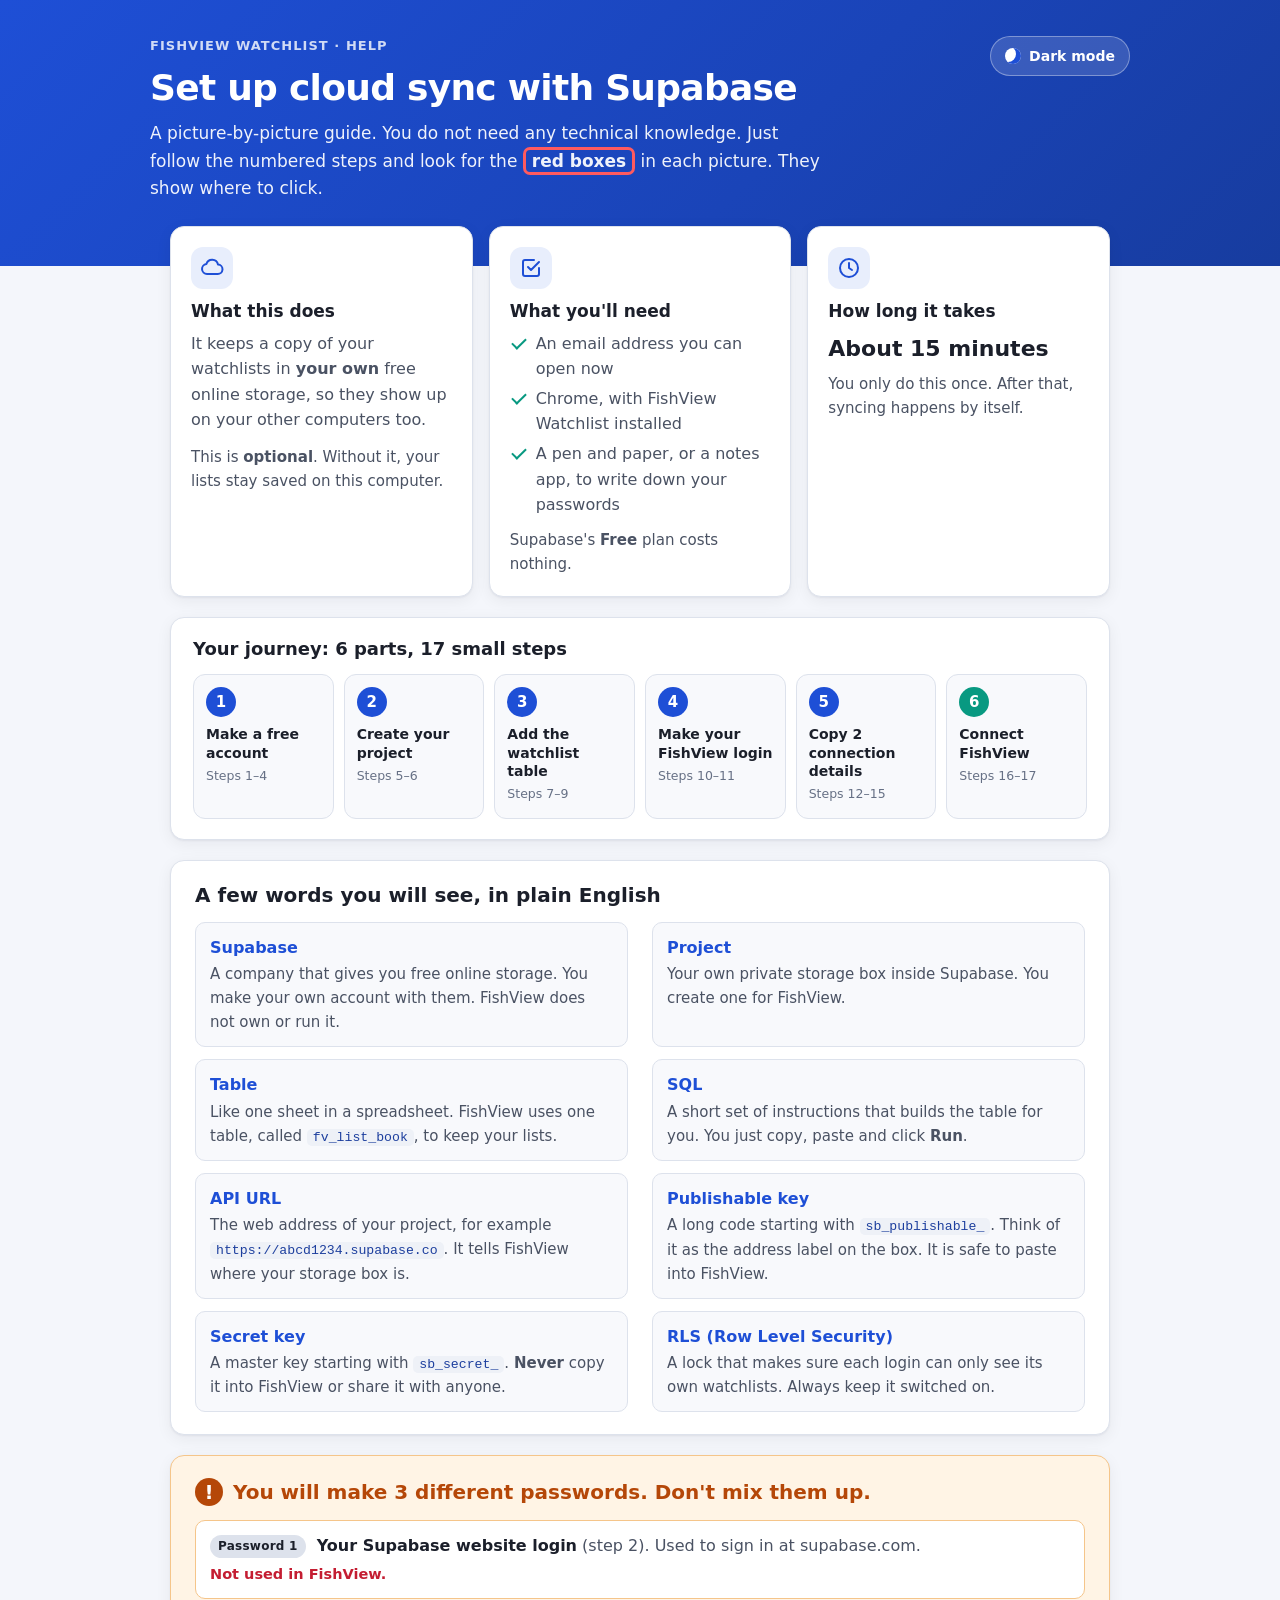
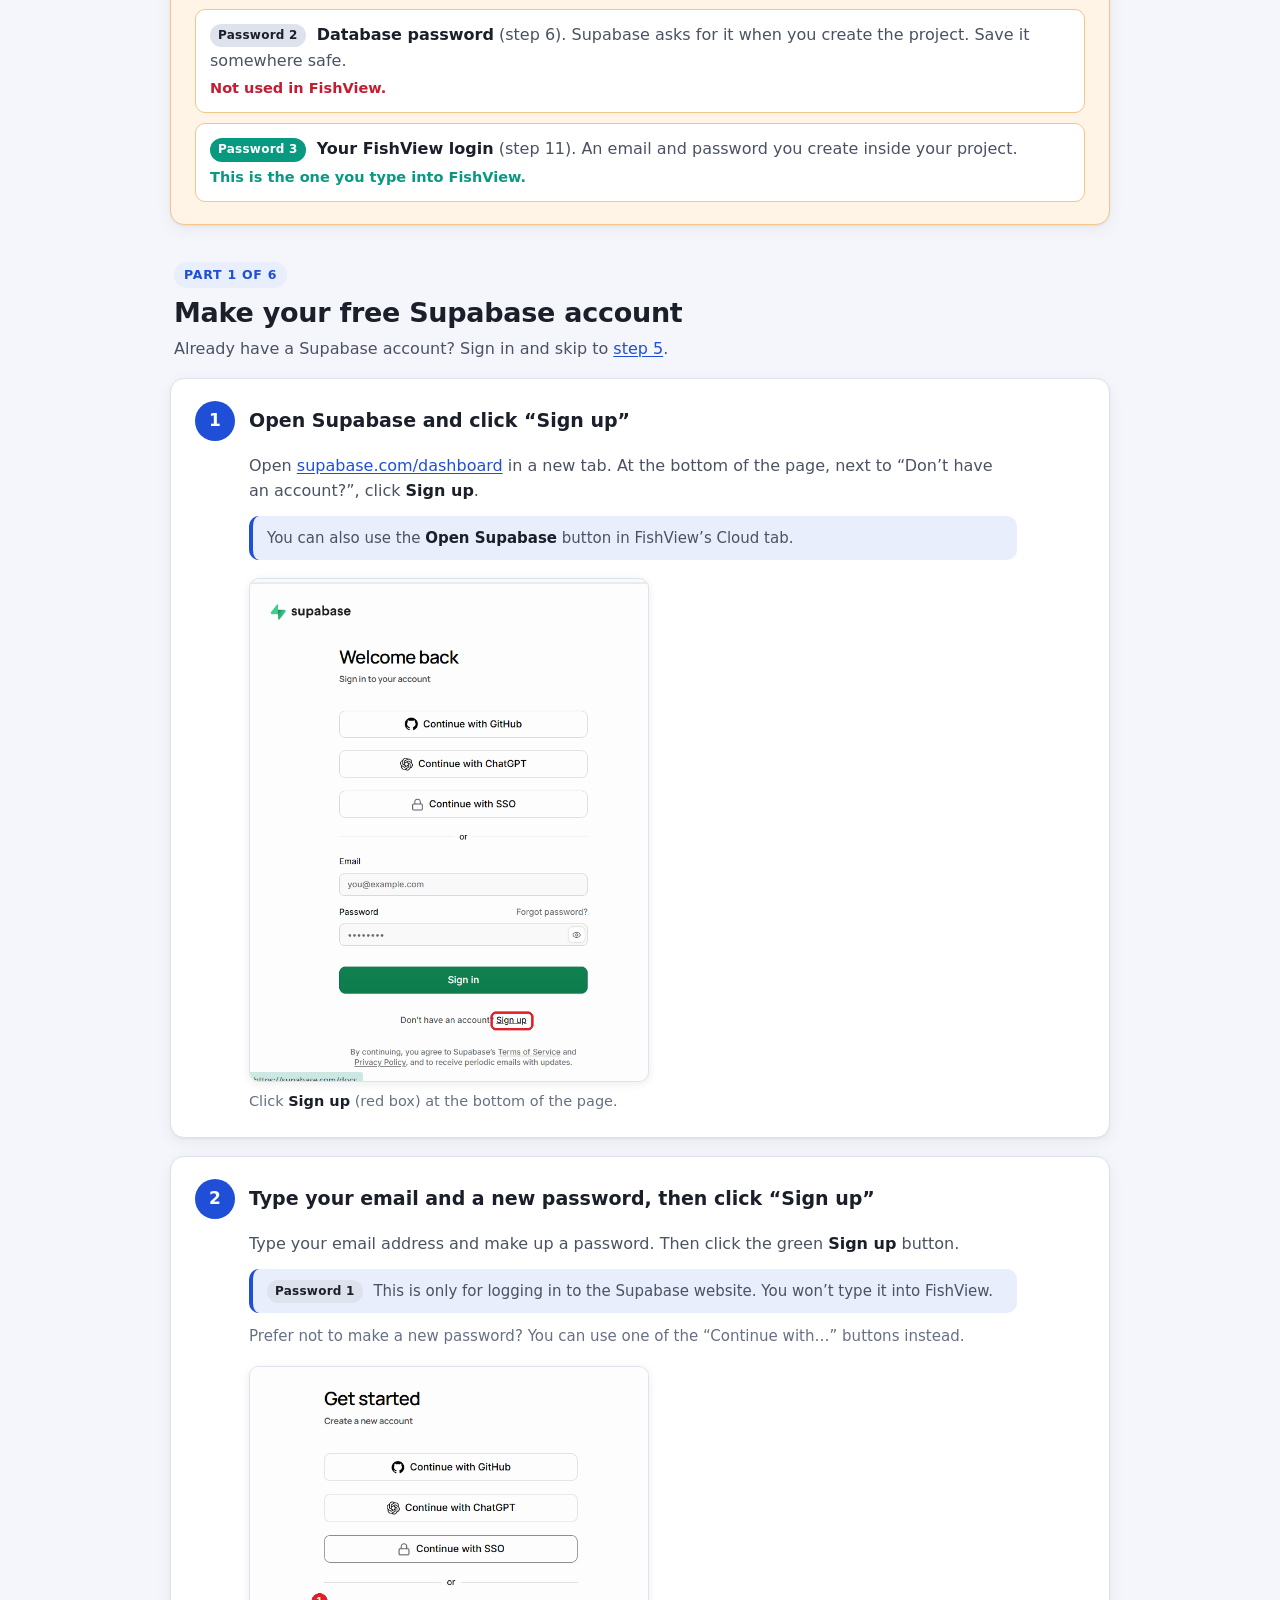
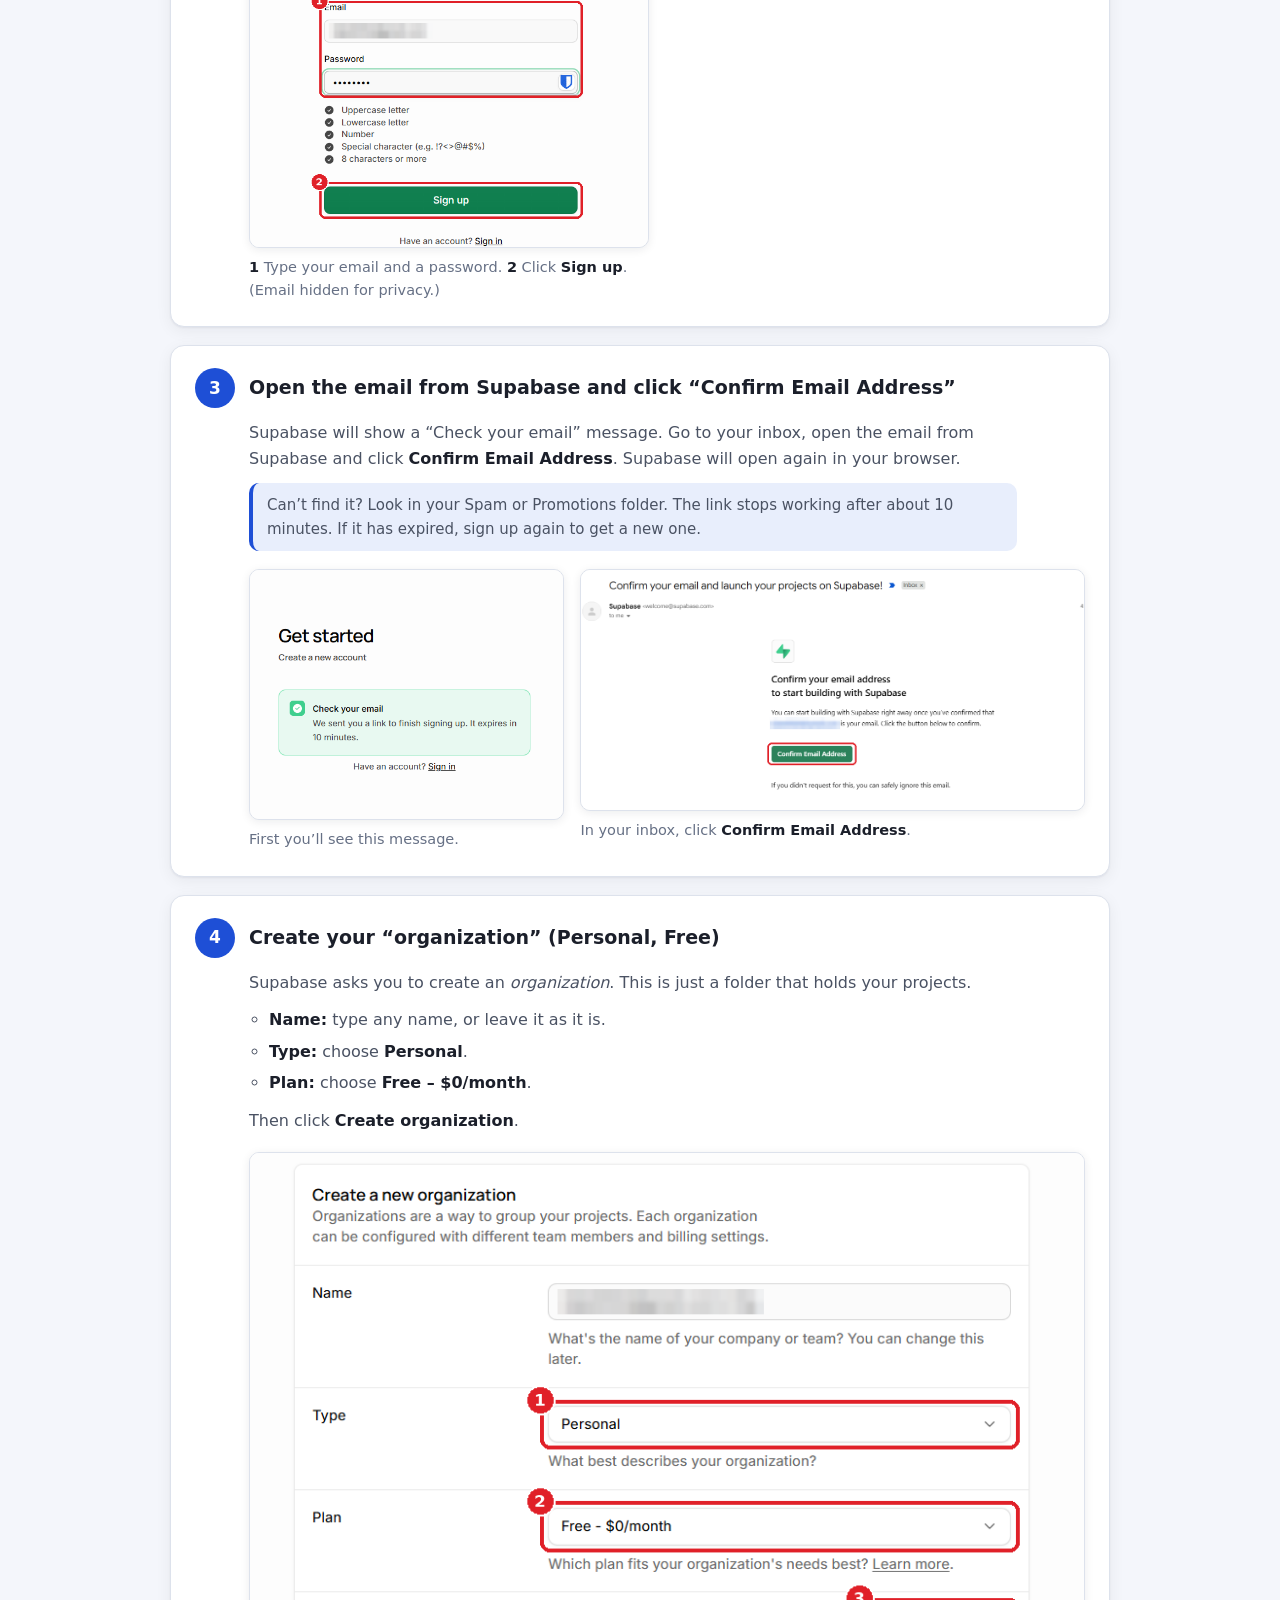
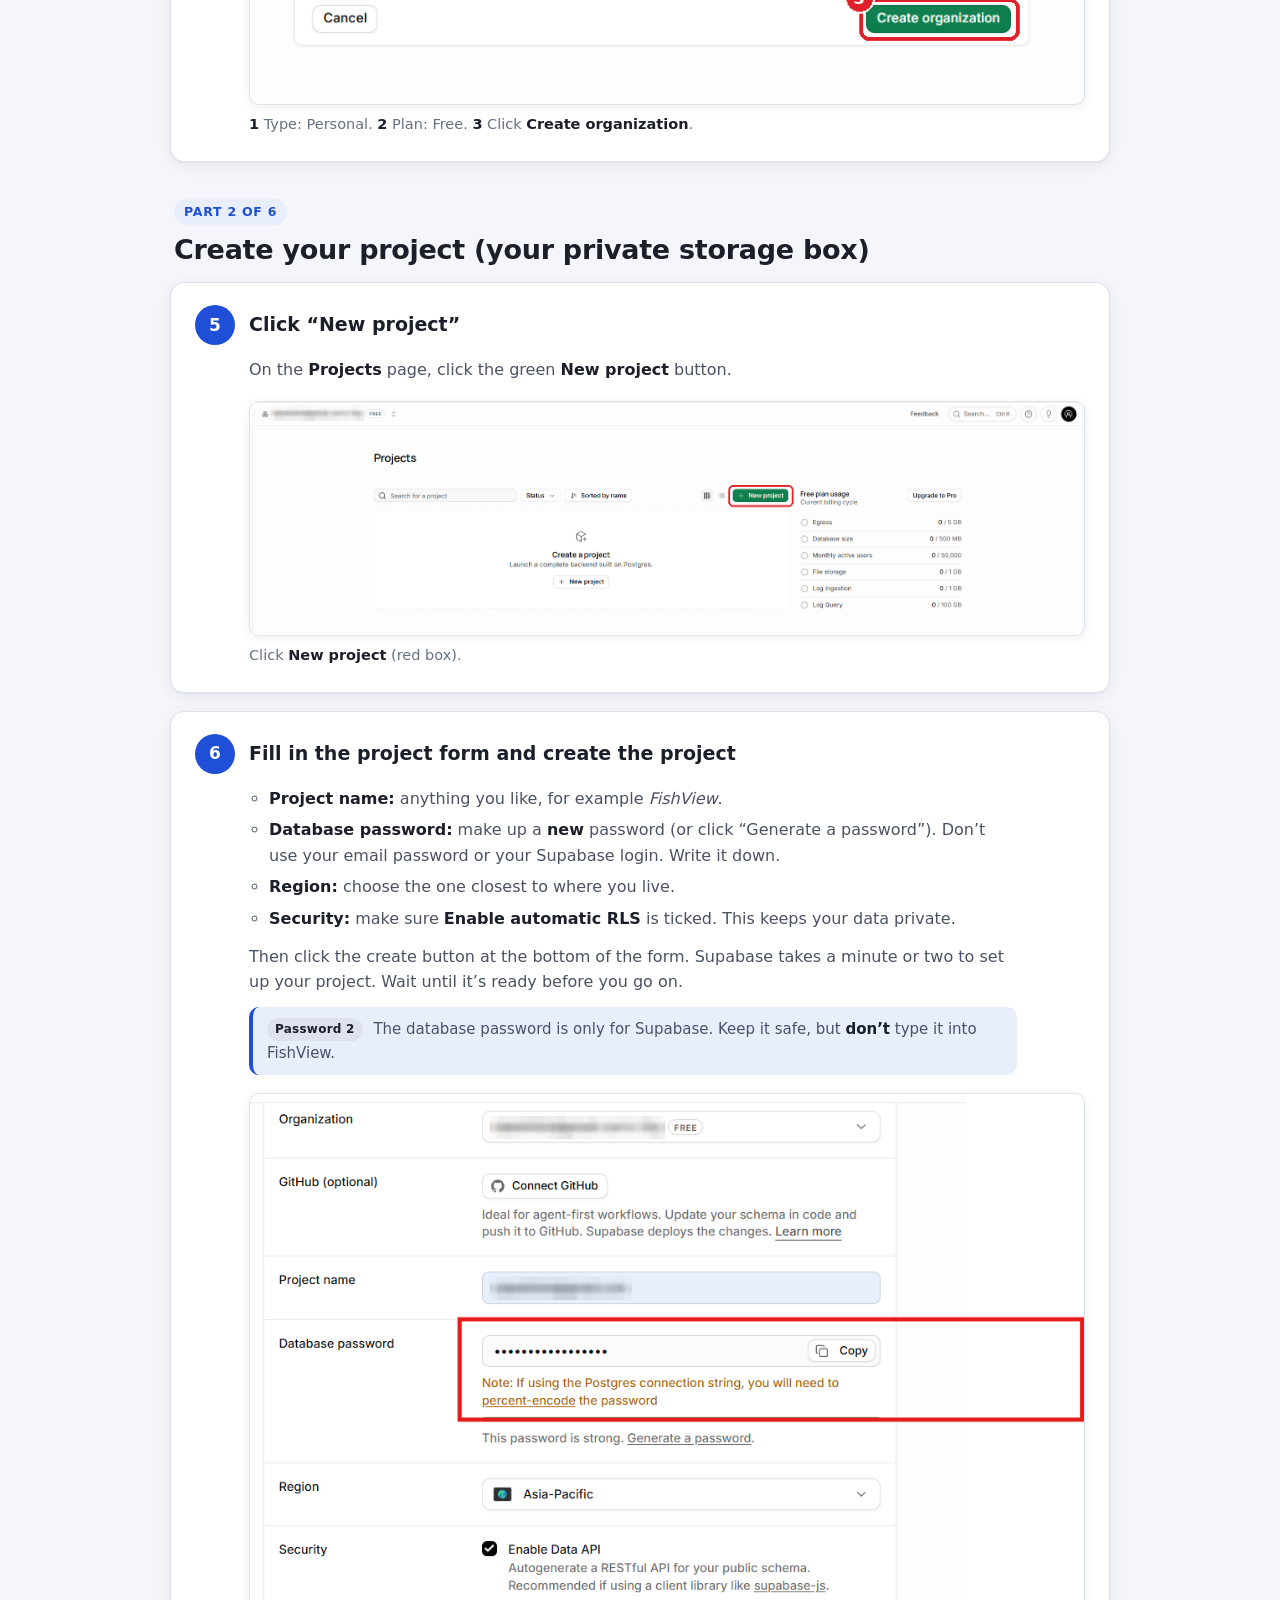
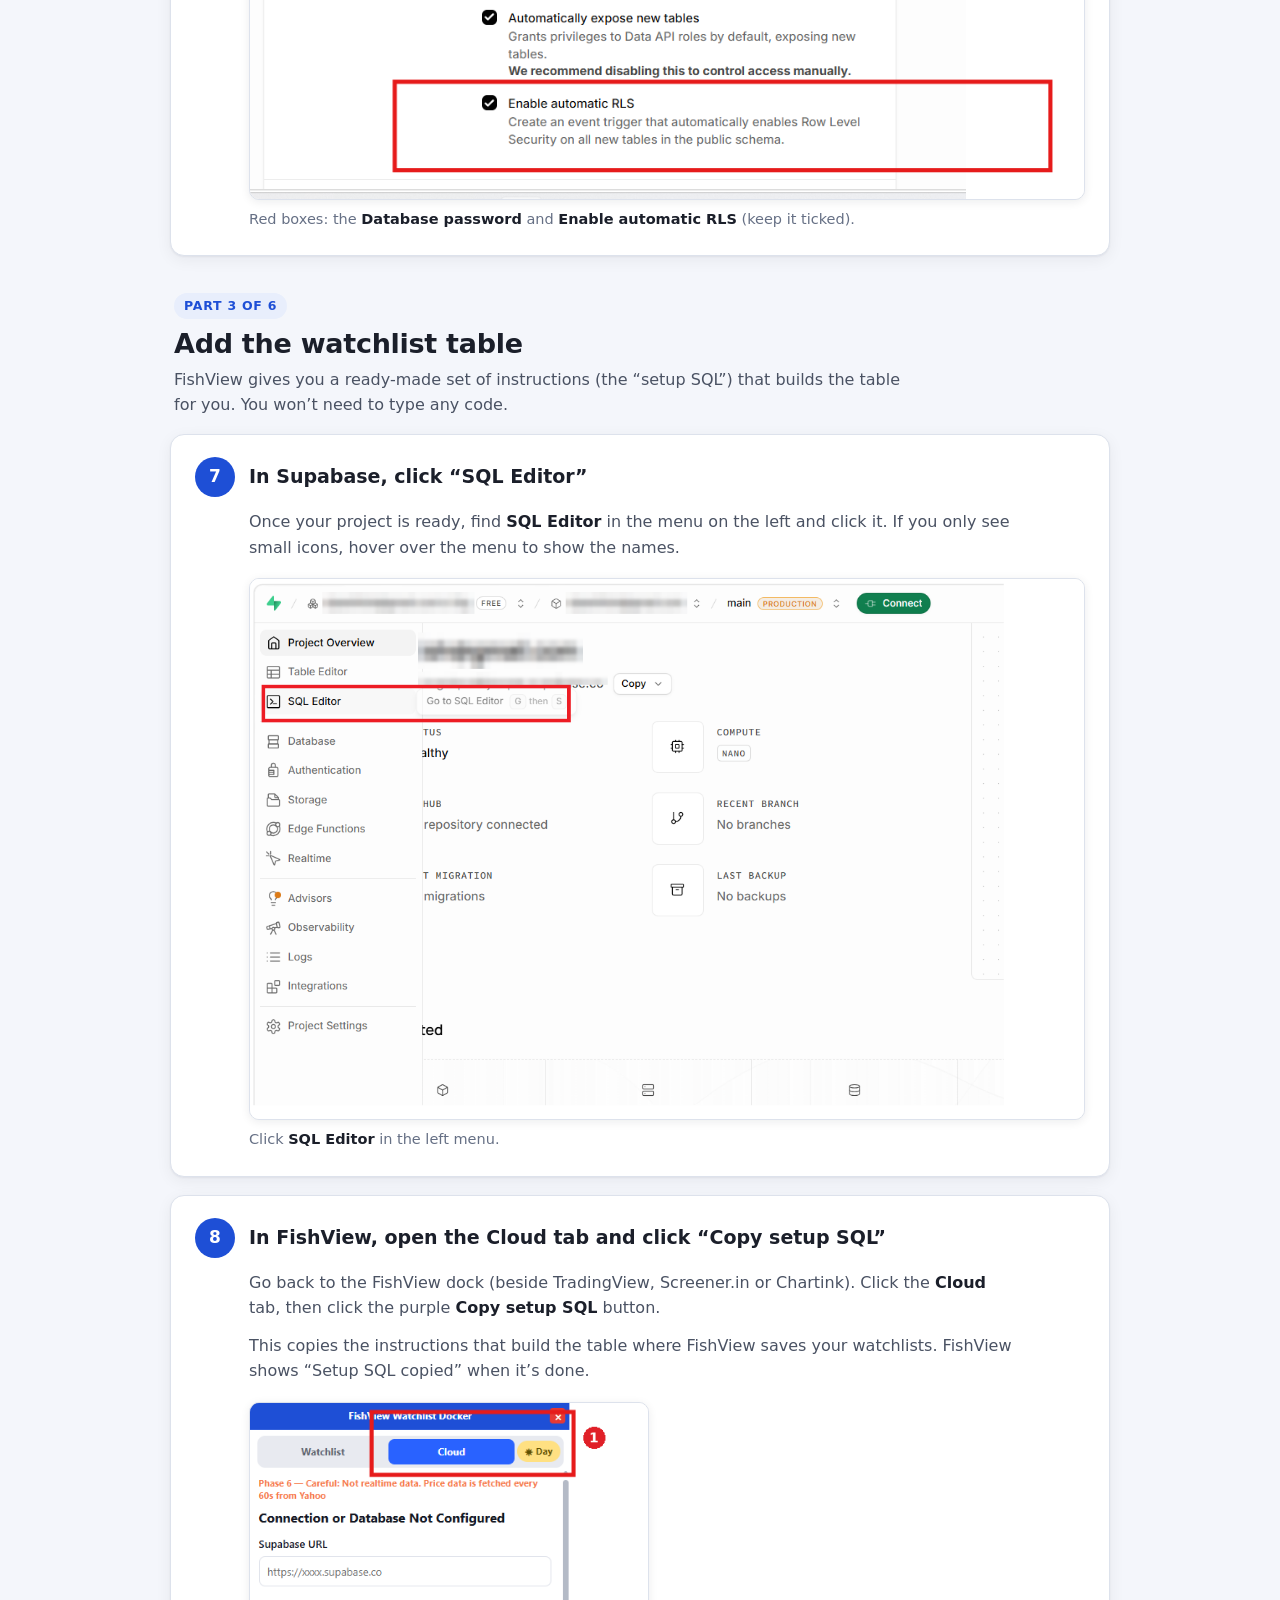
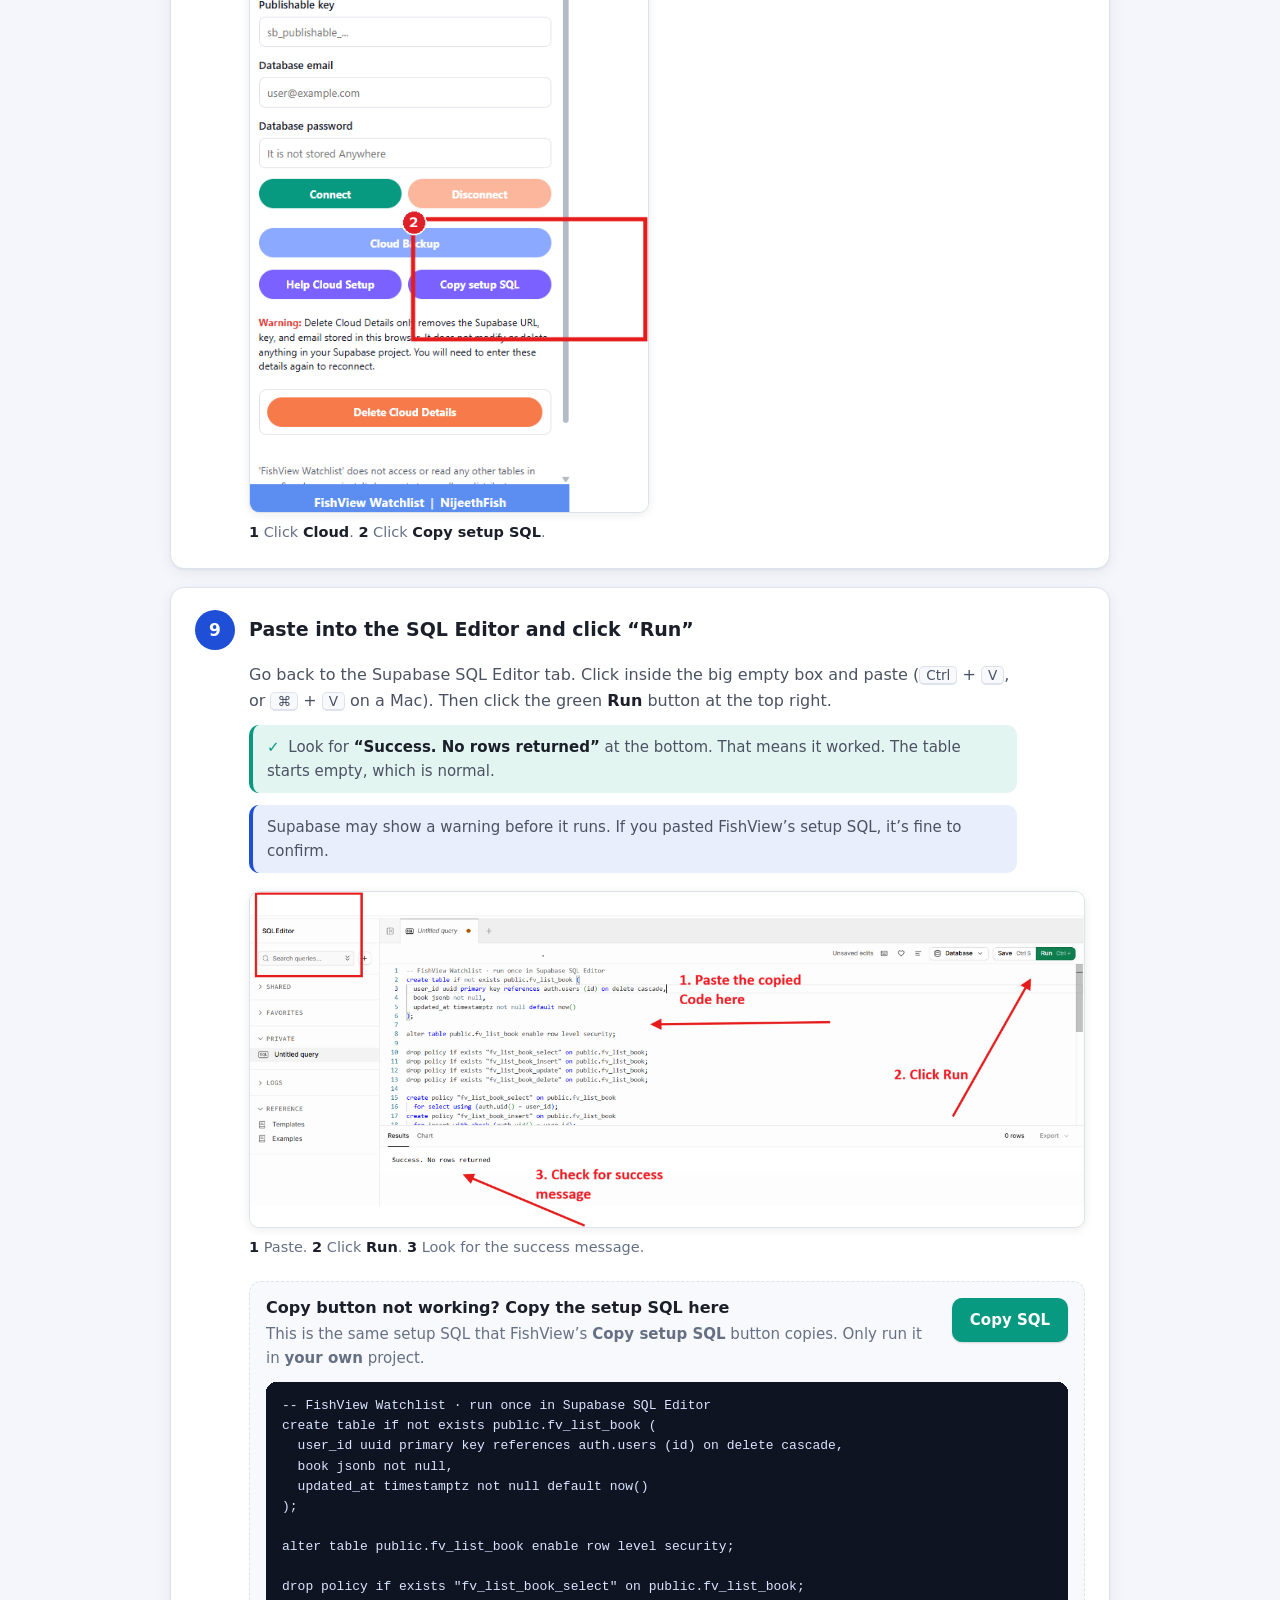
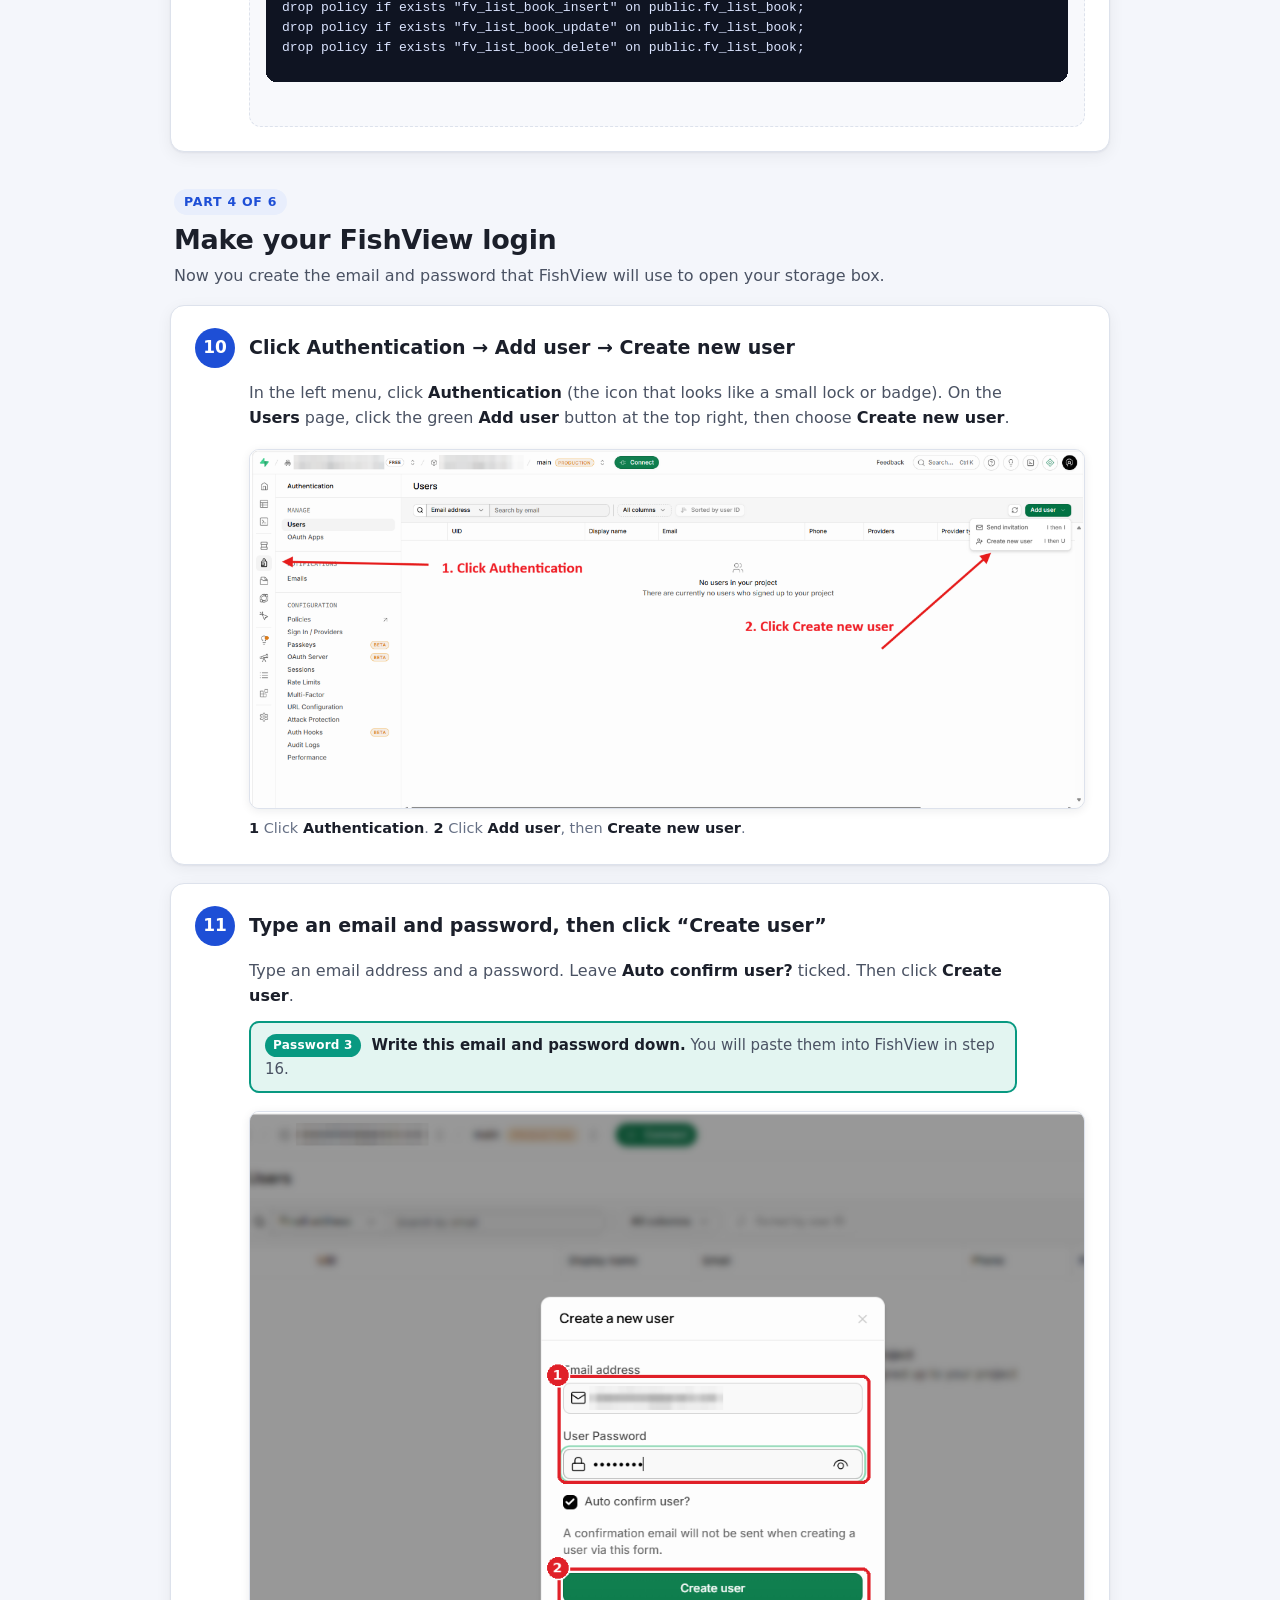
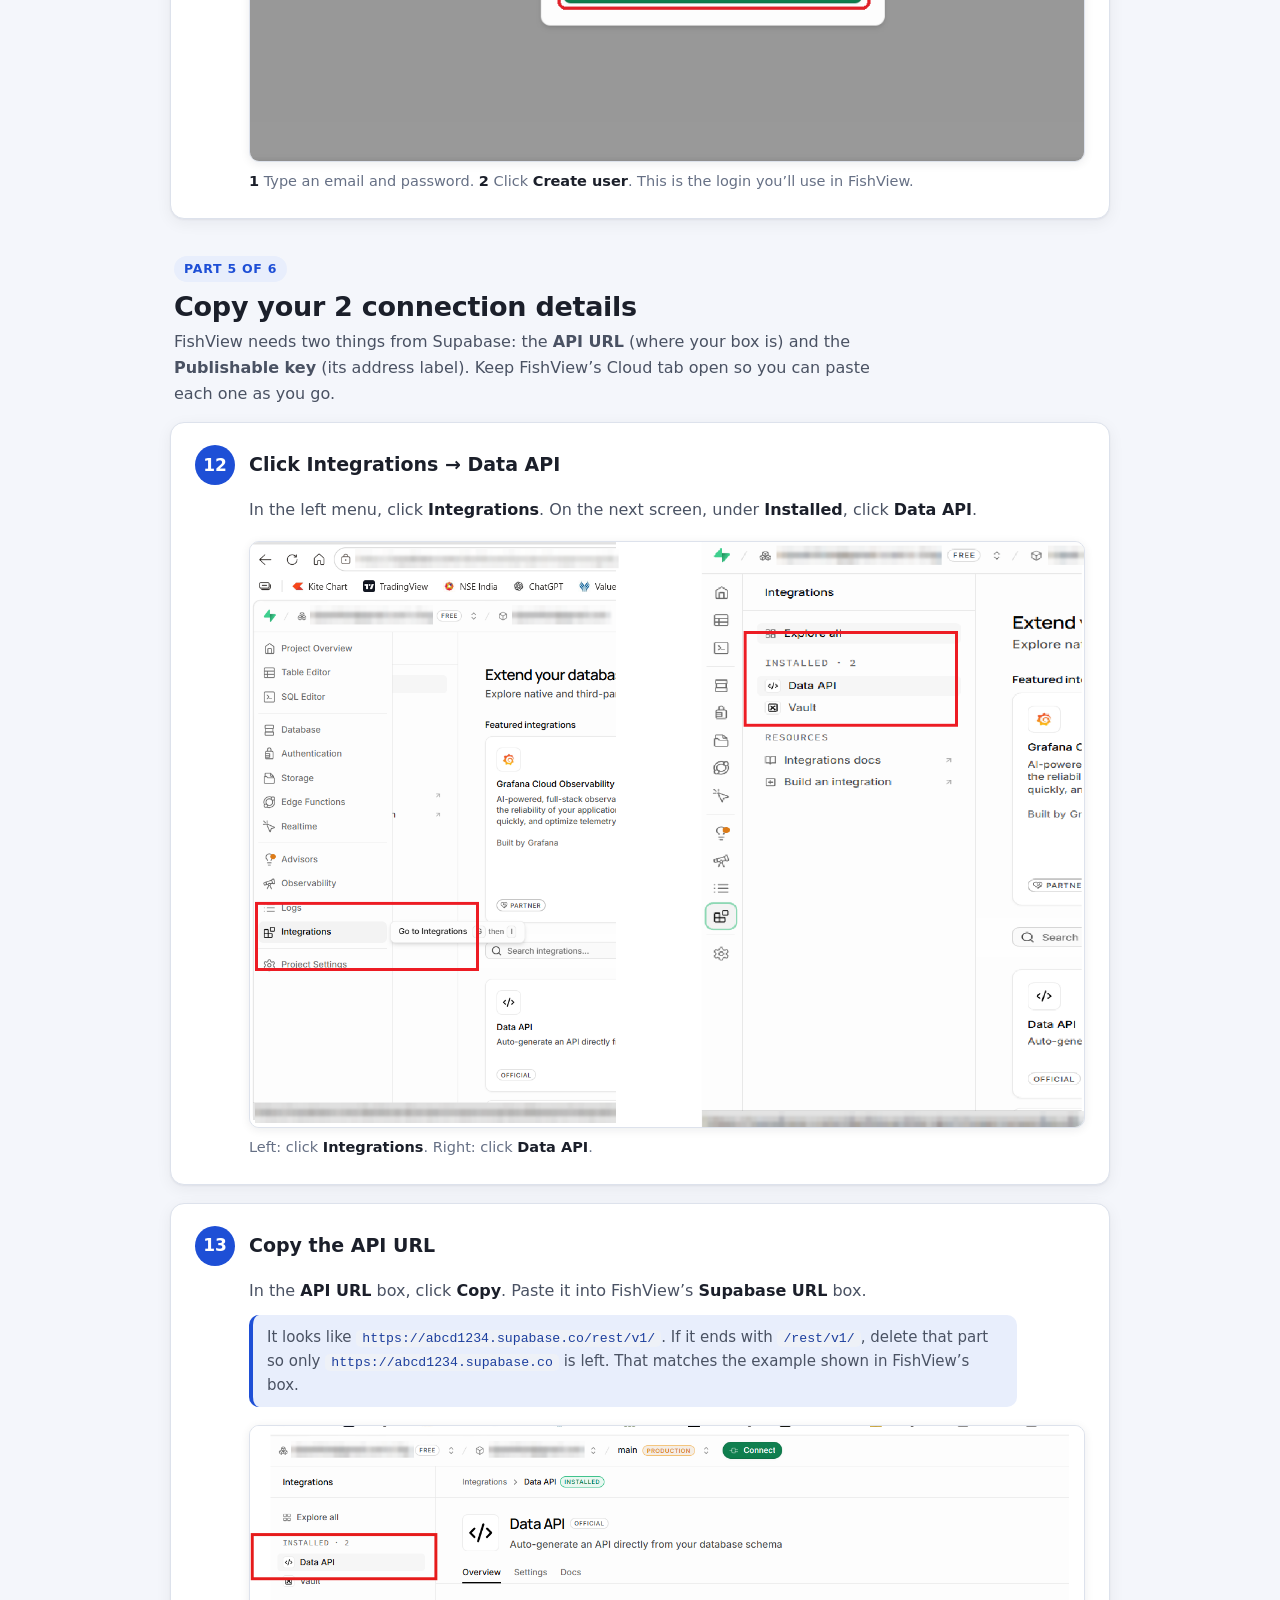
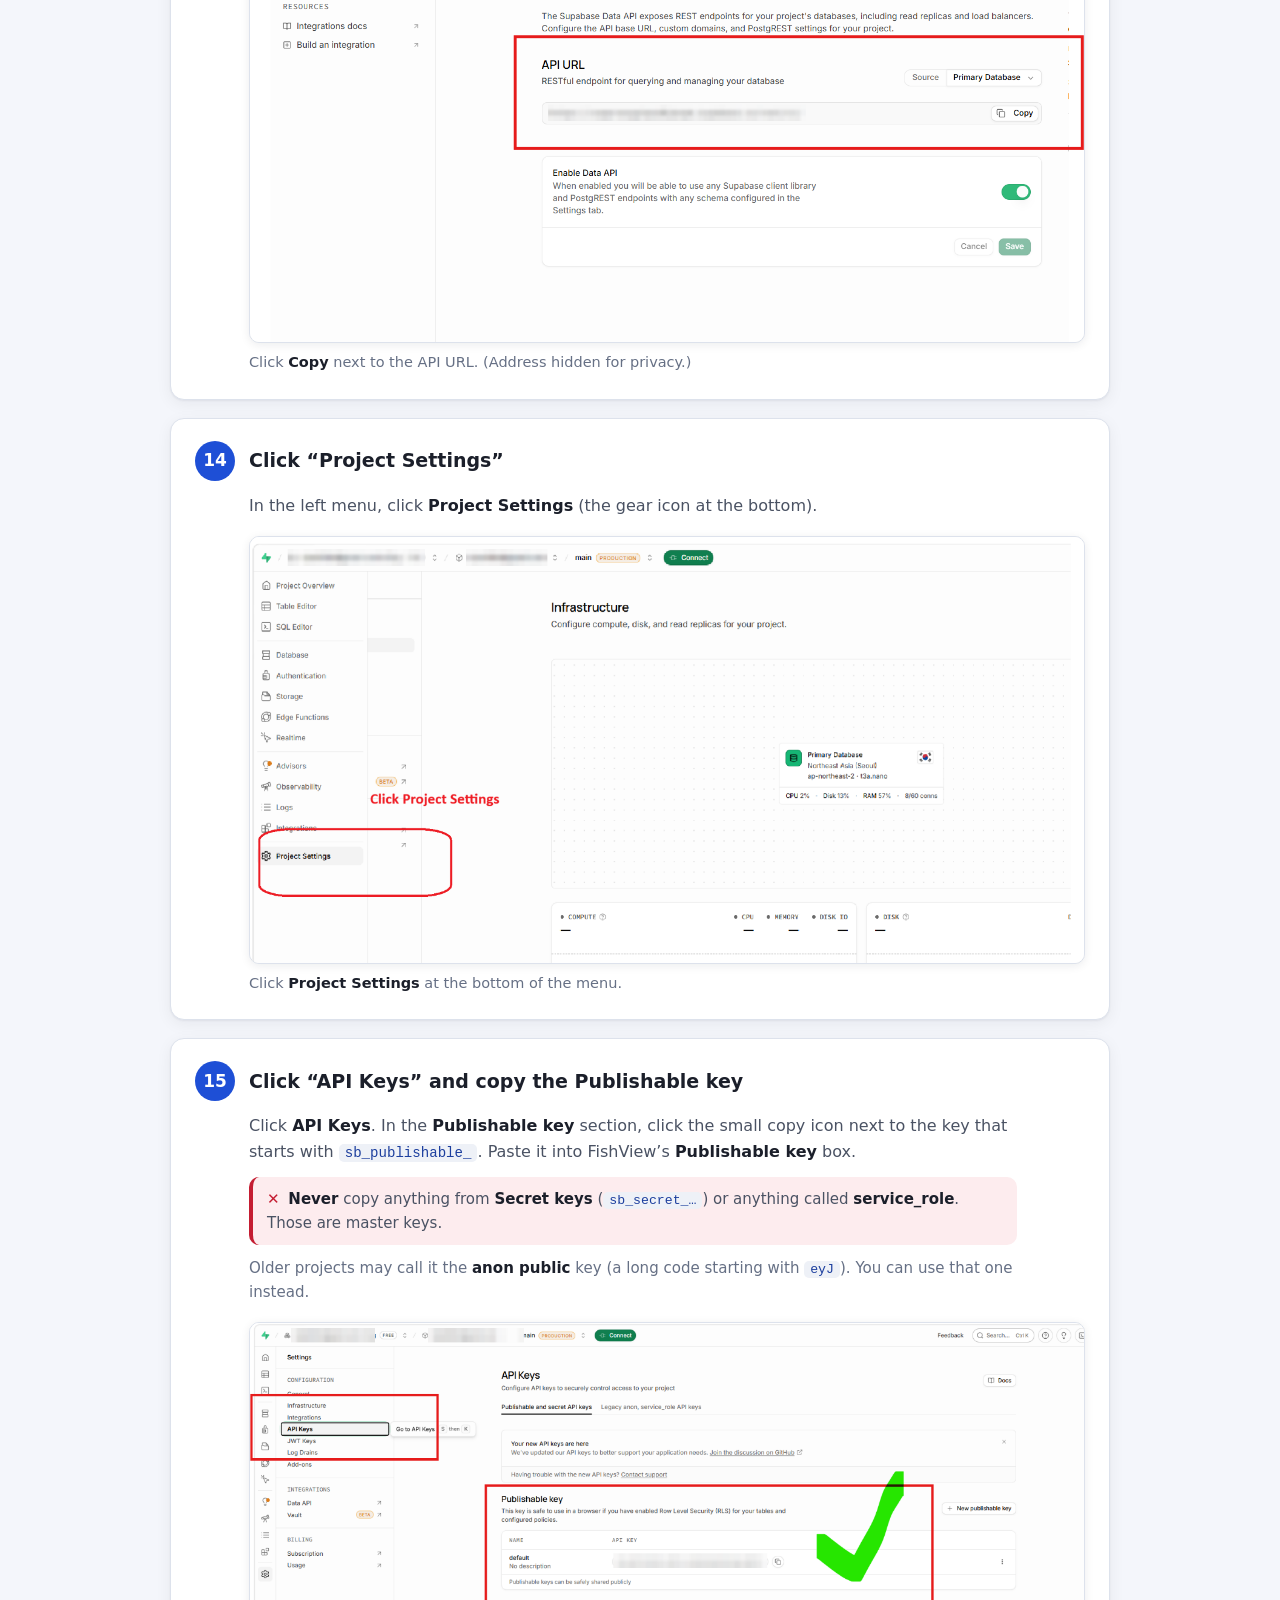
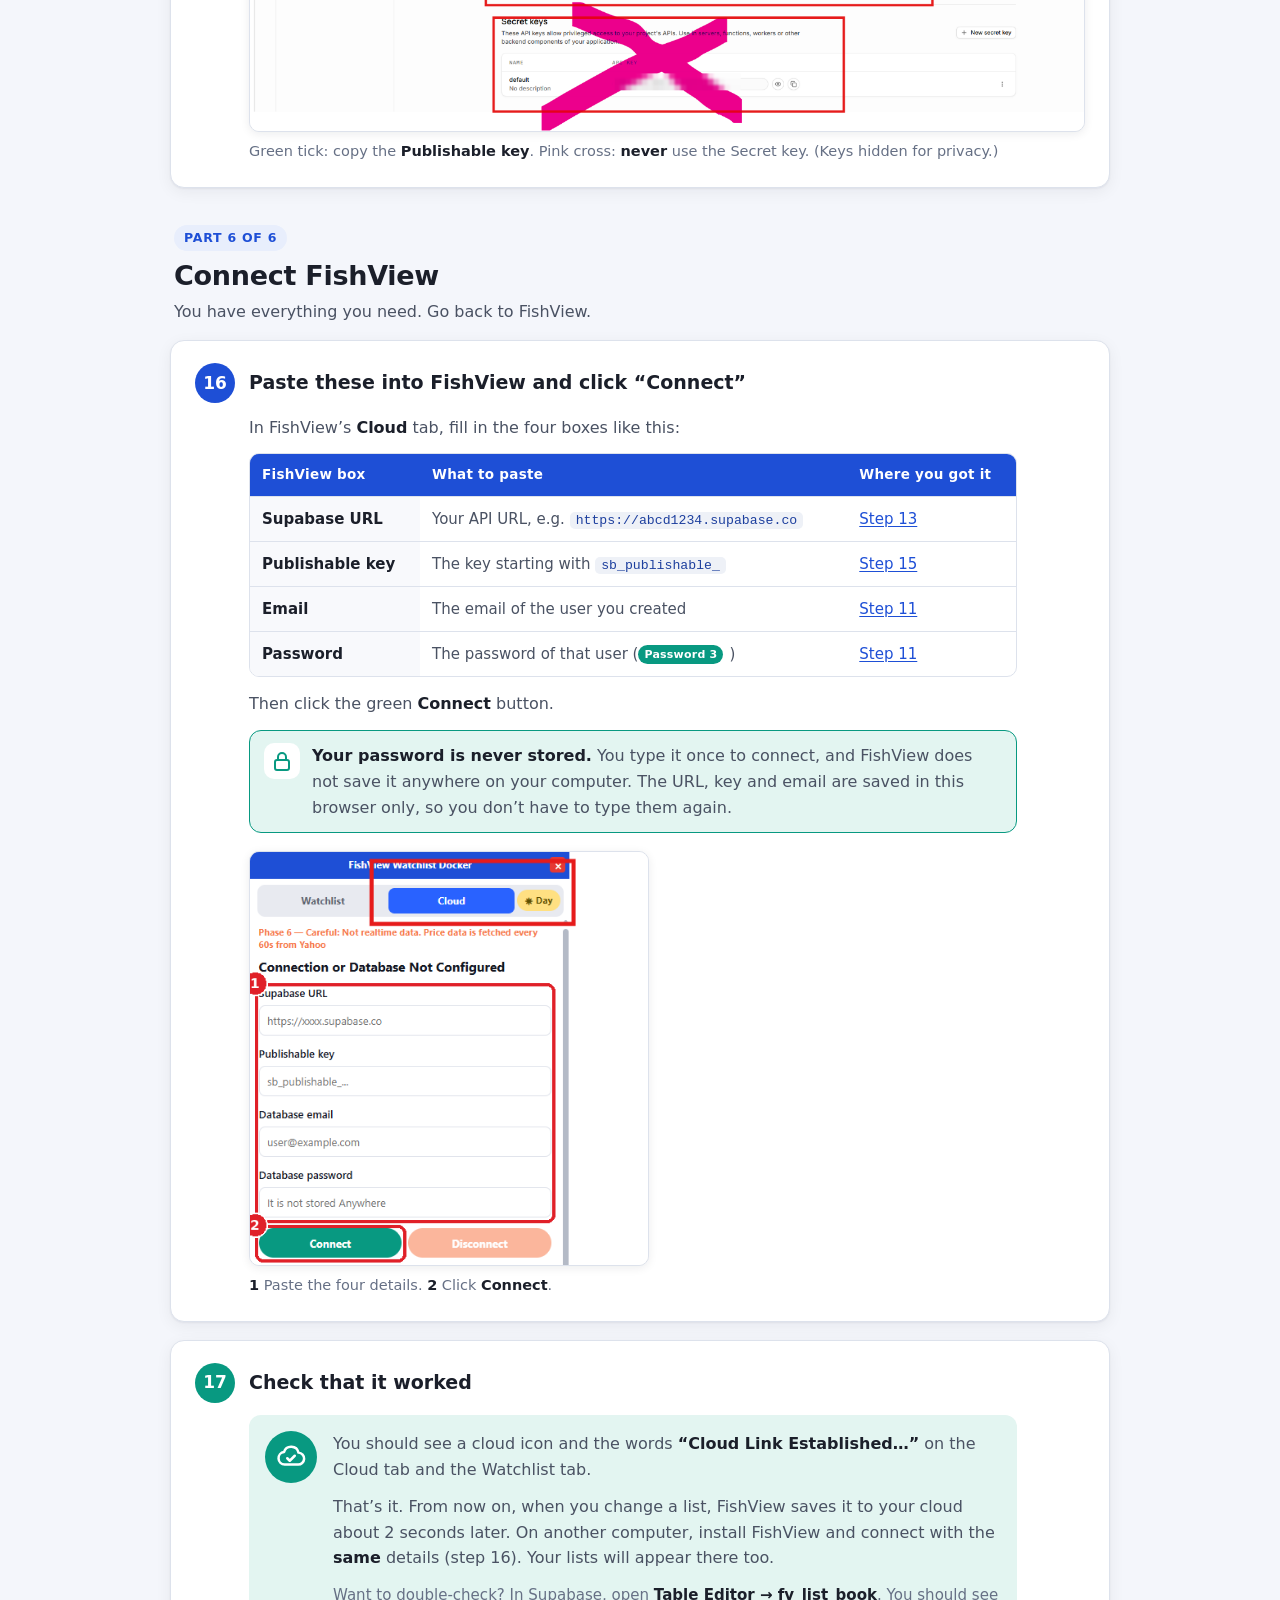
<file: help/index.html>
<!DOCTYPE html>
<html lang="en">
<head>
  <meta charset="UTF-8" />
  <meta name="viewport" content="width=device-width, initial-scale=1" />
  <meta name="color-scheme" content="light dark" />
  <title>FishView Watchlist — Help · Set up Supabase cloud sync</title>
  <link rel="stylesheet" href="help.css" />
  <script src="help.js" defer></script>
</head>
<body>
  <a class="skip" href="#main">Skip to the steps</a>

  <header class="top">
    <div class="top-inner">
      <div class="top-text">
        <p class="eyebrow">FishView Watchlist · Help</p>
        <h1>Set up cloud sync with Supabase</h1>
      <p class="lead">
          A picture-by-picture guide. You do not need any technical knowledge. Just follow the numbered steps
          and look for the <span class="red-box-word">red boxes</span> in each picture. They show where to click.
        </p>
      </div>
      <button type="button" class="theme-btn" id="themeToggle" aria-pressed="false" hidden>
        <span class="theme-btn-icon" aria-hidden="true"></span>
        <span class="theme-btn-label">Dark mode</span>
      </button>
    </div>
  </header>

  <main id="main" class="wrap">

    <!-- ===== Intro ===== -->
    <section class="intro" aria-labelledby="intro-title">
      <h2 id="intro-title" class="visually-hidden">Before you start</h2>
      <div class="intro-grid">
        <article class="intro-card">
          <div class="intro-icon" aria-hidden="true">
            <svg viewBox="0 0 24 24"><path d="M7 18a5 5 0 0 1-.6-9.96A6 6 0 0 1 18 8.5a4.5 4.5 0 0 1-.5 9.5H7z" /></svg>
          </div>
          <h3>What this does</h3>
          <p>It keeps a copy of your watchlists in <strong>your own</strong> free online storage, so they show up on your other computers too.</p>
          <p class="muted">This is <strong>optional</strong>. Without it, your lists stay saved on this computer.</p>
        </article>
        <article class="intro-card">
          <div class="intro-icon" aria-hidden="true">
            <svg viewBox="0 0 24 24"><path d="M9 11l3 3 8-8M20 12v6a2 2 0 0 1-2 2H6a2 2 0 0 1-2-2V6a2 2 0 0 1 2-2h9" /></svg>
          </div>
          <h3>What you'll need</h3>
          <ul class="ticks">
            <li>An email address you can open now</li>
            <li>Chrome, with FishView Watchlist installed</li>
            <li>A pen and paper, or a notes app, to write down your passwords</li>
          </ul>
          <p class="muted">Supabase's <strong>Free</strong> plan costs nothing.</p>
        </article>
        <article class="intro-card">
          <div class="intro-icon" aria-hidden="true">
            <svg viewBox="0 0 24 24"><circle cx="12" cy="12" r="9" /><path d="M12 7v5l3 2" /></svg>
          </div>
          <h3>How long it takes</h3>
          <p class="big-number">About 15 minutes</p>
          <p class="muted">You only do this once. After that, syncing happens by itself.</p>
        </article>
      </div>
    </section>

    <!-- ===== Progress overview ===== -->
    <nav class="progress" aria-labelledby="progress-title">
      <h2 id="progress-title">Your journey: 6 parts, 17 small steps</h2>
      <ol class="progress-list">
        <li><a href="#part-1"><span class="p-num">1</span><span class="p-text"><strong>Make a free account</strong><small>Steps 1–4</small></span></a></li>
        <li><a href="#part-2"><span class="p-num">2</span><span class="p-text"><strong>Create your project</strong><small>Steps 5–6</small></span></a></li>
        <li><a href="#part-3"><span class="p-num">3</span><span class="p-text"><strong>Add the watchlist table</strong><small>Steps 7–9</small></span></a></li>
        <li><a href="#part-4"><span class="p-num">4</span><span class="p-text"><strong>Make your FishView login</strong><small>Steps 10–11</small></span></a></li>
        <li><a href="#part-5"><span class="p-num">5</span><span class="p-text"><strong>Copy 2 connection details</strong><small>Steps 12–15</small></span></a></li>
        <li><a href="#part-6"><span class="p-num">6</span><span class="p-text"><strong>Connect FishView</strong><small>Steps 16–17</small></span></a></li>
      </ol>
    </nav>

    <!-- ===== Words explained ===== -->
    <section class="board" aria-labelledby="words-title">
      <h2 id="words-title">A few words you will see, in plain English</h2>
      <dl class="glossary">
        <div><dt>Supabase</dt><dd>A company that gives you free online storage. You make your own account with them. FishView does not own or run it.</dd></div>
        <div><dt>Project</dt><dd>Your own private storage box inside Supabase. You create one for FishView.</dd></div>
        <div><dt>Table</dt><dd>Like one sheet in a spreadsheet. FishView uses one table, called <code>fv_list_book</code>, to keep your lists.</dd></div>
        <div><dt>SQL</dt><dd>A short set of instructions that builds the table for you. You just copy, paste and click <strong>Run</strong>.</dd></div>
        <div><dt>API URL</dt><dd>The web address of your project, for example <code>https://abcd1234.supabase.co</code>. It tells FishView where your storage box is.</dd></div>
        <div><dt>Publishable key</dt><dd>A long code starting with <code>sb_publishable_</code>. Think of it as the address label on the box. It is safe to paste into FishView.</dd></div>
        <div><dt>Secret key</dt><dd>A master key starting with <code>sb_secret_</code>. <strong>Never</strong> copy it into FishView or share it with anyone.</dd></div>
        <div><dt>RLS (Row Level Security)</dt><dd>A lock that makes sure each login can only see its own watchlists. Always keep it switched on.</dd></div>
      </dl>
    </section>

    <!-- ===== Three passwords ===== -->
    <section class="board warn" aria-labelledby="pw-title">
      <h2 id="pw-title"><span class="warn-icon" aria-hidden="true">!</span> You will make 3 different passwords. Don't mix them up.</h2>
      <ol class="pw-list">
        <li>
          <span class="pw-tag">Password 1</span>
          <strong>Your Supabase website login</strong> (step 2). Used to sign in at supabase.com.
          <span class="pw-no">Not used in FishView.</span>
        </li>
        <li>
          <span class="pw-tag">Password 2</span>
          <strong>Database password</strong> (step 6). Supabase asks for it when you create the project. Save it somewhere safe.
          <span class="pw-no">Not used in FishView.</span>
        </li>
        <li>
          <span class="pw-tag pw-tag-yes">Password 3</span>
          <strong>Your FishView login</strong> (step 11). An email and password you create inside your project.
          <span class="pw-yes">This is the one you type into FishView.</span>
        </li>
      </ol>
    </section>

    <!-- ================= PART 1 ================= -->
    <section class="part" id="part-1" aria-labelledby="part-1-title">
      <header class="part-head">
        <span class="part-kicker">Part 1 of 6</span>
        <h2 id="part-1-title">Make your free Supabase account</h2>
        <p>Already have a Supabase account? Sign in and skip to <a href="#step-5">step 5</a>.</p>
      </header>

      <ol class="steps" start="1">
        <li class="step" id="step-1">
          <div class="step-head"><span class="n" aria-hidden="true">1</span><h3><span class="visually-hidden">Step 1: </span>Open Supabase and click “Sign up”</h3></div>
          <div class="step-body">
            <p>Open <a href="https://supabase.com/dashboard" target="_blank" rel="noopener">supabase.com/dashboard</a> in a new tab. At the bottom of the page, next to “Don’t have an account?”, click <strong>Sign up</strong>.</p>
            <p class="tip">You can also use the <strong>Open Supabase</strong> button in FishView’s Cloud tab.</p>
          </div>
          <figure class="shot shot--narrow">
            <a href="images/step-01-sign-up.png" target="_blank" rel="noopener"><img src="images/step-01-sign-up.png" width="692" height="873" loading="lazy" alt="Supabase sign-in page titled Welcome back. A red box marks the Sign up link at the bottom, next to the words Don't have an account?" /></a>
            <figcaption>Click <strong>Sign up</strong> (red box) at the bottom of the page.</figcaption>
          </figure>
        </li>

        <li class="step" id="step-2">
          <div class="step-head"><span class="n" aria-hidden="true">2</span><h3><span class="visually-hidden">Step 2: </span>Type your email and a new password, then click “Sign up”</h3></div>
          <div class="step-body">
            <p>Type your email address and make up a password. Then click the green <strong>Sign up</strong> button.</p>
            <p class="tip"><span class="pw-tag">Password 1</span> This is only for logging in to the Supabase website. You won’t type it into FishView.</p>
            <p class="muted">Prefer not to make a new password? You can use one of the “Continue with…” buttons instead.</p>
          </div>
          <figure class="shot shot--narrow">
            <a href="images/step-02-email-password.png" target="_blank" rel="noopener"><img src="images/step-02-email-password.png" width="678" height="817" loading="lazy" alt="Supabase Get started page. Red box 1 marks the Email and Password boxes. Red box 2 marks the green Sign up button." /></a>
            <figcaption><strong>1</strong> Type your email and a password. <strong>2</strong> Click <strong>Sign up</strong>. (Email hidden for privacy.)</figcaption>
          </figure>
        </li>

        <li class="step" id="step-3">
          <div class="step-head"><span class="n" aria-hidden="true">3</span><h3><span class="visually-hidden">Step 3: </span>Open the email from Supabase and click “Confirm Email Address”</h3></div>
          <div class="step-body">
            <p>Supabase will show a “Check your email” message. Go to your inbox, open the email from Supabase and click <strong>Confirm Email Address</strong>. Supabase will open again in your browser.</p>
            <p class="tip">Can’t find it? Look in your Spam or Promotions folder. The link stops working after about 10 minutes. If it has expired, sign up again to get a new one.</p>
          </div>
          <div class="shot-pair">
            <figure class="shot">
              <a href="images/step-03a-check-email.png" target="_blank" rel="noopener"><img src="images/step-03a-check-email.png" width="537" height="427" loading="lazy" alt="Supabase message in a green box: Check your email. We sent you a link to finish signing up. It expires in 10 minutes." /></a>
              <figcaption>First you’ll see this message.</figcaption>
            </figure>
            <figure class="shot">
              <a href="images/step-03b-confirm-email.png" target="_blank" rel="noopener"><img src="images/step-03b-confirm-email.png" width="1188" height="567" loading="lazy" alt="Email from Supabase titled Confirm your email and launch your projects on Supabase. A red box marks the green Confirm Email Address button." /></a>
              <figcaption>In your inbox, click <strong>Confirm Email Address</strong>.</figcaption>
            </figure>
          </div>
        </li>

        <li class="step" id="step-4">
          <div class="step-head"><span class="n" aria-hidden="true">4</span><h3><span class="visually-hidden">Step 4: </span>Create your “organization” (Personal, Free)</h3></div>
          <div class="step-body">
            <p>Supabase asks you to create an <em>organization</em>. This is just a folder that holds your projects.</p>
            <ul class="do-list">
              <li><strong>Name:</strong> type any name, or leave it as it is.</li>
              <li><strong>Type:</strong> choose <strong>Personal</strong>.</li>
              <li><strong>Plan:</strong> choose <strong>Free – $0/month</strong>.</li>
            </ul>
            <p>Then click <strong>Create organization</strong>.</p>
          </div>
          <figure class="shot">
            <a href="images/step-04-create-organization.png" target="_blank" rel="noopener"><img src="images/step-04-create-organization.png" width="857" height="567" loading="lazy" alt="Create a new organization form. Red box 1 marks Type set to Personal. Red box 2 marks Plan set to Free, 0 dollars per month. Red box 3 marks the Create organization button." /></a>
            <figcaption><strong>1</strong> Type: Personal. <strong>2</strong> Plan: Free. <strong>3</strong> Click <strong>Create organization</strong>.</figcaption>
          </figure>
        </li>
      </ol>
    </section>

    <!-- ================= PART 2 ================= -->
    <section class="part" id="part-2" aria-labelledby="part-2-title">
      <header class="part-head">
        <span class="part-kicker">Part 2 of 6</span>
        <h2 id="part-2-title">Create your project (your private storage box)</h2>
    </header>

      <ol class="steps" start="5">
        <li class="step" id="step-5">
          <div class="step-head"><span class="n" aria-hidden="true">5</span><h3><span class="visually-hidden">Step 5: </span>Click “New project”</h3></div>
          <div class="step-body">
            <p>On the <strong>Projects</strong> page, click the green <strong>New project</strong> button.</p>
        </div>
          <figure class="shot">
            <a href="images/step-05-new-project.png" target="_blank" rel="noopener"><img src="images/step-05-new-project.png" width="1865" height="522" loading="lazy" alt="Supabase Projects page with no projects yet. A red box marks the green New project button near the top right." /></a>
            <figcaption>Click <strong>New project</strong> (red box).</figcaption>
        </figure>
      </li>

        <li class="step" id="step-6">
          <div class="step-head"><span class="n" aria-hidden="true">6</span><h3><span class="visually-hidden">Step 6: </span>Fill in the project form and create the project</h3></div>
          <div class="step-body">
            <ul class="do-list">
              <li><strong>Project name:</strong> anything you like, for example <em>FishView</em>.</li>
              <li><strong>Database password:</strong> make up a <strong>new</strong> password (or click “Generate a password”). Don’t use your email password or your Supabase login. Write it down.</li>
              <li><strong>Region:</strong> choose the one closest to where you live.</li>
              <li><strong>Security:</strong> make sure <strong>Enable automatic RLS</strong> is ticked. This keeps your data private.</li>
            </ul>
            <p>Then click the create button at the bottom of the form. Supabase takes a minute or two to set up your project. Wait until it’s ready before you go on.</p>
            <p class="tip"><span class="pw-tag">Password 2</span> The database password is only for Supabase. Keep it safe, but <strong>don’t</strong> type it into FishView.</p>
          </div>
          <figure class="shot">
            <a href="images/step-06-project-details.png" target="_blank" rel="noopener"><img src="images/step-06-project-details.png" width="996" height="842" loading="lazy" alt="New project form showing Organization, GitHub (optional), Project name, Database password, Region and Security. Red boxes mark the Database password field and the ticked Enable automatic RLS option." /></a>
            <figcaption>Red boxes: the <strong>Database password</strong> and <strong>Enable automatic RLS</strong> (keep it ticked).</figcaption>
          </figure>
        </li>
      </ol>
    </section>

    <!-- ================= PART 3 ================= -->
    <section class="part" id="part-3" aria-labelledby="part-3-title">
      <header class="part-head">
        <span class="part-kicker">Part 3 of 6</span>
        <h2 id="part-3-title">Add the watchlist table</h2>
        <p>FishView gives you a ready-made set of instructions (the “setup SQL”) that builds the table for you. You won’t need to type any code.</p>
      </header>

      <ol class="steps" start="7">
        <li class="step" id="step-7">
          <div class="step-head"><span class="n" aria-hidden="true">7</span><h3><span class="visually-hidden">Step 7: </span>In Supabase, click “SQL Editor”</h3></div>
          <div class="step-body">
            <p>Once your project is ready, find <strong>SQL Editor</strong> in the menu on the left and click it. If you only see small icons, hover over the menu to show the names.</p>
        </div>
          <figure class="shot">
            <a href="images/step-07-open-sql-editor.png" target="_blank" rel="noopener"><img src="images/step-07-open-sql-editor.png" width="1152" height="746" loading="lazy" alt="Supabase project overview with the left menu open. A red box marks SQL Editor, the third item in the menu." /></a>
            <figcaption>Click <strong>SQL Editor</strong> in the left menu.</figcaption>
        </figure>
      </li>

        <li class="step" id="step-8">
          <div class="step-head"><span class="n" aria-hidden="true">8</span><h3><span class="visually-hidden">Step 8: </span>In FishView, open the Cloud tab and click “Copy setup SQL”</h3></div>
          <div class="step-body">
            <p>Go back to the FishView dock (beside TradingView, Screener.in or Chartink). Click the <strong>Cloud</strong> tab, then click the purple <strong>Copy setup SQL</strong> button.</p>
            <p>This copies the instructions that build the table where FishView saves your watchlists. FishView shows “Setup SQL copied” when it’s done.</p>
        </div>
          <figure class="shot shot--narrow">
            <a href="images/step-08-copy-setup-sql.png" target="_blank" rel="noopener"><img src="images/step-08-copy-setup-sql.png" width="486" height="866" loading="lazy" alt="The FishView Watchlist dock. Red box 1 marks the Cloud tab at the top. Red box 2 marks the purple Copy setup SQL button, below the Connect button." /></a>
            <figcaption><strong>1</strong> Click <strong>Cloud</strong>. <strong>2</strong> Click <strong>Copy setup SQL</strong>.</figcaption>
        </figure>
      </li>

        <li class="step" id="step-9">
          <div class="step-head"><span class="n" aria-hidden="true">9</span><h3><span class="visually-hidden">Step 9: </span>Paste into the SQL Editor and click “Run”</h3></div>
          <div class="step-body">
            <p>Go back to the Supabase SQL Editor tab. Click inside the big empty box and paste (<kbd>Ctrl</kbd> + <kbd>V</kbd>, or <kbd>⌘</kbd> + <kbd>V</kbd> on a Mac). Then click the green <strong>Run</strong> button at the top right.</p>
            <p class="ok-note"><span class="ok-icon" aria-hidden="true">✓</span> Look for <strong>“Success. No rows returned”</strong> at the bottom. That means it worked. The table starts empty, which is normal.</p>
            <p class="tip">Supabase may show a warning before it runs. If you pasted FishView’s setup SQL, it’s fine to confirm.</p>
          </div>
          <figure class="shot">
            <a href="images/step-09-paste-and-run.png" target="_blank" rel="noopener"><img src="images/step-09-paste-and-run.png" width="1376" height="553" loading="lazy" alt="Supabase SQL Editor with the FishView setup SQL pasted in. Red arrows point to: 1, paste the copied code here; 2, click Run at the top right; 3, check for the success message Success. No rows returned, at the bottom." /></a>
            <figcaption><strong>1</strong> Paste. <strong>2</strong> Click <strong>Run</strong>. <strong>3</strong> Look for the success message.</figcaption>
          </figure>

          <div class="sql-box" id="setup-sql-box">
            <div class="sql-head">
              <div>
                <h4>Copy button not working? Copy the setup SQL here</h4>
                <p class="muted">This is the same setup SQL that FishView’s <strong>Copy setup SQL</strong> button copies. Only run it in <strong>your own</strong> project.</p>
              </div>
              <button type="button" class="copy-btn" id="copySqlBtn" data-copy-target="fv-setup-sql" hidden>Copy SQL</button>
            </div>
<!-- NOTE FOR MAINTAINER: keep this block identical to the SQL behind the Cloud tab "Copy Setup SQL" button (cloud/). -->
<pre class="sql" id="fv-setup-sql" tabindex="0" aria-label="Setup SQL"><code>-- FishView Watchlist · run once in Supabase SQL Editor
create table if not exists public.fv_list_book (
  user_id uuid primary key references auth.users (id) on delete cascade,
  book jsonb not null,
  updated_at timestamptz not null default now()
);

alter table public.fv_list_book enable row level security;

drop policy if exists "fv_list_book_select" on public.fv_list_book;
drop policy if exists "fv_list_book_insert" on public.fv_list_book;
drop policy if exists "fv_list_book_update" on public.fv_list_book;
drop policy if exists "fv_list_book_delete" on public.fv_list_book;

create policy "fv_list_book_select" on public.fv_list_book
  for select using (auth.uid() = user_id);
create policy "fv_list_book_insert" on public.fv_list_book
  for insert with check (auth.uid() = user_id);
create policy "fv_list_book_update" on public.fv_list_book
  for update using (auth.uid() = user_id) with check (auth.uid() = user_id);
create policy "fv_list_book_delete" on public.fv_list_book
  for delete using (auth.uid() = user_id);</code></pre>
            <p class="copy-status" id="copySqlStatus" role="status" aria-live="polite"></p>
            <p class="muted noscript-hint">To copy by hand: click inside the box, press <kbd>Ctrl</kbd> + <kbd>A</kbd> (or <kbd>⌘</kbd> + <kbd>A</kbd>), then <kbd>Ctrl</kbd> + <kbd>C</kbd> (or <kbd>⌘</kbd> + <kbd>C</kbd>).</p>
          </div>
        </li>
      </ol>
    </section>

    <!-- ================= PART 4 ================= -->
    <section class="part" id="part-4" aria-labelledby="part-4-title">
      <header class="part-head">
        <span class="part-kicker">Part 4 of 6</span>
        <h2 id="part-4-title">Make your FishView login</h2>
        <p>Now you create the email and password that FishView will use to open your storage box.</p>
      </header>

      <ol class="steps" start="10">
        <li class="step" id="step-10">
          <div class="step-head"><span class="n" aria-hidden="true">10</span><h3><span class="visually-hidden">Step 10: </span>Click Authentication → Add user → Create new user</h3></div>
          <div class="step-body">
            <p>In the left menu, click <strong>Authentication</strong> (the icon that looks like a small lock or badge). On the <strong>Users</strong> page, click the green <strong>Add user</strong> button at the top right, then choose <strong>Create new user</strong>.</p>
        </div>
          <figure class="shot">
            <a href="images/step-10-add-user.png" target="_blank" rel="noopener"><img src="images/step-10-add-user.png" width="1378" height="591" loading="lazy" alt="Supabase Authentication, Users page. Red arrow 1 points to the Authentication icon in the left menu. Red arrow 2 points to Create new user in the Add user drop-down at the top right." /></a>
            <figcaption><strong>1</strong> Click <strong>Authentication</strong>. <strong>2</strong> Click <strong>Add user</strong>, then <strong>Create new user</strong>.</figcaption>
        </figure>
      </li>

        <li class="step" id="step-11">
          <div class="step-head"><span class="n" aria-hidden="true">11</span><h3><span class="visually-hidden">Step 11: </span>Type an email and password, then click “Create user”</h3></div>
          <div class="step-body">
            <p>Type an email address and a password. Leave <strong>Auto confirm user?</strong> ticked. Then click <strong>Create user</strong>.</p>
            <p class="key-note"><span class="pw-tag pw-tag-yes">Password 3</span> <strong>Write this email and password down.</strong> You will paste them into FishView in step 16.</p>
        </div>
          <figure class="shot">
            <a href="images/step-11-create-user.png" target="_blank" rel="noopener"><img src="images/step-11-create-user.png" width="1047" height="815" loading="lazy" alt="Create a new user pop-up. Red box 1 marks the Email address and User Password boxes. Auto confirm user is ticked. Red box 2 marks the green Create user button." /></a>
            <figcaption><strong>1</strong> Type an email and password. <strong>2</strong> Click <strong>Create user</strong>. This is the login you’ll use in FishView.</figcaption>
        </figure>
      </li>
    </ol>
    </section>

    <!-- ================= PART 5 ================= -->
    <section class="part" id="part-5" aria-labelledby="part-5-title">
      <header class="part-head">
        <span class="part-kicker">Part 5 of 6</span>
        <h2 id="part-5-title">Copy your 2 connection details</h2>
        <p>FishView needs two things from Supabase: the <strong>API URL</strong> (where your box is) and the <strong>Publishable key</strong> (its address label). Keep FishView’s Cloud tab open so you can paste each one as you go.</p>
      </header>

      <ol class="steps" start="12">
        <li class="step" id="step-12">
          <div class="step-head"><span class="n" aria-hidden="true">12</span><h3><span class="visually-hidden">Step 12: </span>Click Integrations → Data API</h3></div>
          <div class="step-body">
            <p>In the left menu, click <strong>Integrations</strong>. On the next screen, under <strong>Installed</strong>, click <strong>Data API</strong>.</p>
          </div>
          <figure class="shot">
            <a href="images/step-12-open-data-api.png" target="_blank" rel="noopener"><img src="images/step-12-open-data-api.png" width="1394" height="979" loading="lazy" alt="Two Supabase screens side by side. Left: a red box marks Integrations in the left menu. Right: a red box marks Data API under Installed on the Integrations page." /></a>
            <figcaption>Left: click <strong>Integrations</strong>. Right: click <strong>Data API</strong>.</figcaption>
          </figure>
        </li>

        <li class="step" id="step-13">
          <div class="step-head"><span class="n" aria-hidden="true">13</span><h3><span class="visually-hidden">Step 13: </span>Copy the API URL</h3></div>
          <div class="step-body">
            <p>In the <strong>API URL</strong> box, click <strong>Copy</strong>. Paste it into FishView’s <strong>Supabase URL</strong> box.</p>
            <p class="tip">It looks like <code>https://abcd1234.supabase.co/rest/v1/</code>. If it ends with <code>/rest/v1/</code>, delete that part so only <code>https://abcd1234.supabase.co</code> is left. That matches the example shown in FishView’s box.</p>
          </div>
          <figure class="shot">
            <a href="images/step-13-copy-api-url.png" target="_blank" rel="noopener"><img src="images/step-13-copy-api-url.png" width="1426" height="882" loading="lazy" alt="Supabase Data API page. A red box marks the API URL section with its Copy button. Another red box marks Data API in the Installed list on the left." /></a>
            <figcaption>Click <strong>Copy</strong> next to the API URL. (Address hidden for privacy.)</figcaption>
          </figure>
        </li>

        <li class="step" id="step-14">
          <div class="step-head"><span class="n" aria-hidden="true">14</span><h3><span class="visually-hidden">Step 14: </span>Click “Project Settings”</h3></div>
          <div class="step-body">
            <p>In the left menu, click <strong>Project Settings</strong> (the gear icon at the bottom).</p>
          </div>
          <figure class="shot">
            <a href="images/step-14-project-settings.png" target="_blank" rel="noopener"><img src="images/step-14-project-settings.png" width="1374" height="702" loading="lazy" alt="Supabase left menu. A red circle and the words Click Project Settings mark Project Settings at the bottom of the menu." /></a>
            <figcaption>Click <strong>Project Settings</strong> at the bottom of the menu.</figcaption>
          </figure>
        </li>

        <li class="step" id="step-15">
          <div class="step-head"><span class="n" aria-hidden="true">15</span><h3><span class="visually-hidden">Step 15: </span>Click “API Keys” and copy the Publishable key</h3></div>
          <div class="step-body">
            <p>Click <strong>API Keys</strong>. In the <strong>Publishable key</strong> section, click the small copy icon next to the key that starts with <code>sb_publishable_</code>. Paste it into FishView’s <strong>Publishable key</strong> box.</p>
            <p class="danger-note"><span class="danger-icon" aria-hidden="true">✕</span> <strong>Never</strong> copy anything from <strong>Secret keys</strong> (<code>sb_secret_…</code>) or anything called <strong>service_role</strong>. Those are master keys.</p>
            <p class="muted">Older projects may call it the <strong>anon public</strong> key (a long code starting with <code>eyJ</code>). You can use that one instead.</p>
          </div>
          <figure class="shot">
            <a href="images/step-15-copy-publishable-key.png" target="_blank" rel="noopener"><img src="images/step-15-copy-publishable-key.png" width="1377" height="673" loading="lazy" alt="Supabase API Keys page. A red box marks API Keys in the Settings menu. The Publishable key section has a big green tick. The Secret keys section below is crossed out with a big pink X." /></a>
            <figcaption>Green tick: copy the <strong>Publishable key</strong>. Pink cross: <strong>never</strong> use the Secret key. (Keys hidden for privacy.)</figcaption>
          </figure>
        </li>
      </ol>
    </section>

    <!-- ================= PART 6 ================= -->
    <section class="part" id="part-6" aria-labelledby="part-6-title">
      <header class="part-head">
        <span class="part-kicker">Part 6 of 6</span>
        <h2 id="part-6-title">Connect FishView</h2>
        <p>You have everything you need. Go back to FishView.</p>
      </header>

      <ol class="steps" start="16">
        <li class="step" id="step-16">
          <div class="step-head"><span class="n" aria-hidden="true">16</span><h3><span class="visually-hidden">Step 16: </span>Paste these into FishView and click “Connect”</h3></div>
          <div class="step-body">
            <p>In FishView’s <strong>Cloud</strong> tab, fill in the four boxes like this:</p>
            <div class="table-wrap">
              <table class="map">
                <caption class="visually-hidden">What to paste into each box in FishView’s Cloud tab</caption>
                <thead>
                  <tr><th scope="col">FishView box</th><th scope="col">What to paste</th><th scope="col">Where you got it</th></tr>
                </thead>
                <tbody>
                  <tr><th scope="row">Supabase URL</th><td>Your API URL, e.g. <code>https://abcd1234.supabase.co</code></td><td><a href="#step-13">Step 13</a></td></tr>
                  <tr><th scope="row">Publishable key</th><td>The key starting with <code>sb_publishable_</code></td><td><a href="#step-15">Step 15</a></td></tr>
                  <tr><th scope="row">Email</th><td>The email of the user you created</td><td><a href="#step-11">Step 11</a></td></tr>
                  <tr><th scope="row">Password</th><td>The password of that user (<span class="pw-tag pw-tag-yes pw-tag-sm">Password 3</span>)</td><td><a href="#step-11">Step 11</a></td></tr>
                </tbody>
              </table>
            </div>
            <p>Then click the green <strong>Connect</strong> button.</p>
            <div class="reassure">
              <span class="reassure-icon" aria-hidden="true">
                <svg viewBox="0 0 24 24"><rect x="5" y="11" width="14" height="10" rx="2" /><path d="M8 11V8a4 4 0 0 1 8 0v3" /></svg>
              </span>
              <p><strong>Your password is never stored.</strong> You type it once to connect, and FishView does not save it anywhere on your computer. The URL, key and email are saved in this browser only, so you don’t have to type them again.</p>
            </div>
          </div>
          <figure class="shot shot--narrow">
            <a href="images/step-16-paste-into-fishview.png" target="_blank" rel="noopener"><img src="images/step-16-paste-into-fishview.png" width="486" height="504" loading="lazy" alt="FishView Cloud tab. Red box 1 marks the four boxes: Supabase URL, Publishable key, the email box and the password box. Red box 2 marks the green Connect button." /></a>
            <figcaption><strong>1</strong> Paste the four details. <strong>2</strong> Click <strong>Connect</strong>.</figcaption>
          </figure>
        </li>

        <li class="step" id="step-17">
          <div class="step-head"><span class="n n-done" aria-hidden="true">17</span><h3><span class="visually-hidden">Step 17: </span>Check that it worked</h3></div>
          <div class="step-body">
            <div class="success-panel">
              <div class="success-icon" aria-hidden="true">
                <svg viewBox="0 0 24 24"><path d="M7 18a5 5 0 0 1-.6-9.96A6 6 0 0 1 18 8.5a4.5 4.5 0 0 1-.5 9.5H7z" /><path d="M9 13l2 2 4-4" /></svg>
              </div>
              <div>
                <p>You should see a cloud icon and the words <strong>“Cloud Link Established…”</strong> on the Cloud tab and the Watchlist tab.</p>
                <p>That’s it. From now on, when you change a list, FishView saves it to your cloud about 2 seconds later. On another computer, install FishView and connect with the <strong>same</strong> details (step 16). Your lists will appear there too.</p>
                <p class="muted">Want to double-check? In Supabase, open <strong>Table Editor → fv_list_book</strong>. You should see exactly <strong>one row</strong>.</p>
              </div>
            </div>
  </div>
        </li>
      </ol>
    </section>

    <!-- ===== Troubleshooting ===== -->
    <section class="board faq" id="help" aria-labelledby="faq-title">
      <h2 id="faq-title">Something not working? Common fixes</h2>

      <details>
        <summary>“Invalid login” or wrong email/password</summary>
        <p>Use the email and password you made in <a href="#step-11">step 11</a> (Authentication → Users). Don’t use your Supabase website login (password 1) or the database password (password 2).</p>
      </details>
      <details>
        <summary>Wrong key or “invalid API key”</summary>
        <p>Paste the <strong>Publishable</strong> key (<code>sb_publishable_…</code>), or the <strong>anon public</strong> key on older projects. Never the Secret key or service_role key. Check you copied the whole key, with no spaces at the start or end.</p>
      </details>
      <details>
        <summary>“Database not ready” or the table can’t be found</summary>
        <p>The setup SQL probably hasn’t run yet. Repeat <a href="#step-7">steps 7–9</a> and make sure you see “Success. No rows returned”. The table must be called <code>fv_list_book</code>.</p>
      </details>
      <details>
        <summary>The Supabase URL isn’t accepted</summary>
        <p>It should look like <code>https://abcd1234.supabase.co</code>. Remove anything after <code>.supabase.co</code> (such as <code>/rest/v1/</code>) and any spaces.</p>
      </details>
      <details>
        <summary>I didn’t get the confirmation email</summary>
        <p>Check Spam and Promotions. The link expires after about 10 minutes, so sign up again if it has expired. You can also use a “Continue with…” option on the sign-up page.</p>
      </details>
      <details>
        <summary>Can FishView see my data?</summary>
        <p>No. FishView only talks to the Supabase project <strong>you</strong> created. We don’t host your stocks and can’t see your database. FishView only uses its own table (<code>fv_list_book</code>). It keeps all your lists, stocks and labels as one saved copy, not one row per stock.</p>
      </details>
      <details>
        <summary>What do “Disconnect” and “Delete Cloud Details” do?</summary>
        <p><strong>Disconnect</strong> signs you out of the cloud. Your details stay filled in. <strong>Delete Cloud Details</strong> removes the URL, key and email from this browser only. Neither one deletes your Supabase project or the watchlists saved in it.</p>
      </details>
      <details>
        <summary>Do I have to use the cloud?</summary>
        <p>No. Cloud is optional. Your watchlists are always saved on this computer, even if you never connect.</p>
      </details>
    </section>

    <!-- ===== Buttons reference ===== -->
    <section class="board" aria-labelledby="buttons-title">
      <h2 id="buttons-title">The buttons in FishView’s Cloud tab</h2>
      <dl class="btn-ref">
        <div><dt><span class="chip chip-green">Connect</span></dt><dd>Signs in to your project and starts syncing.</dd></div>
        <div><dt><span class="chip chip-peach">Disconnect</span></dt><dd>Stops syncing on this browser. Nothing is deleted.</dd></div>
        <div><dt><span class="chip chip-blue">Open Supabase</span></dt><dd>Opens the Supabase website.</dd></div>
        <div><dt><span class="chip chip-violet">Help</span></dt><dd>Opens this page.</dd></div>
        <div><dt><span class="chip chip-violet">Copy Setup SQL</span></dt><dd>Copies the instructions that build the table (<a href="#step-8">step 8</a>).</dd></div>
        <div><dt><span class="chip chip-orange">Delete Cloud Details</span></dt><dd>Removes the URL, key and email from this browser. Your Supabase project isn’t touched.</dd></div>
      </dl>
    </section>
  </main>

  <footer class="foot">
    <p>FishView Watchlist · Cloud sync uses your own Supabase project. Supabase screens may look slightly different if they update their website.</p>
    <p><a href="#main">Back to top ↑</a></p>
  </footer>
</body>
</html>
</file>
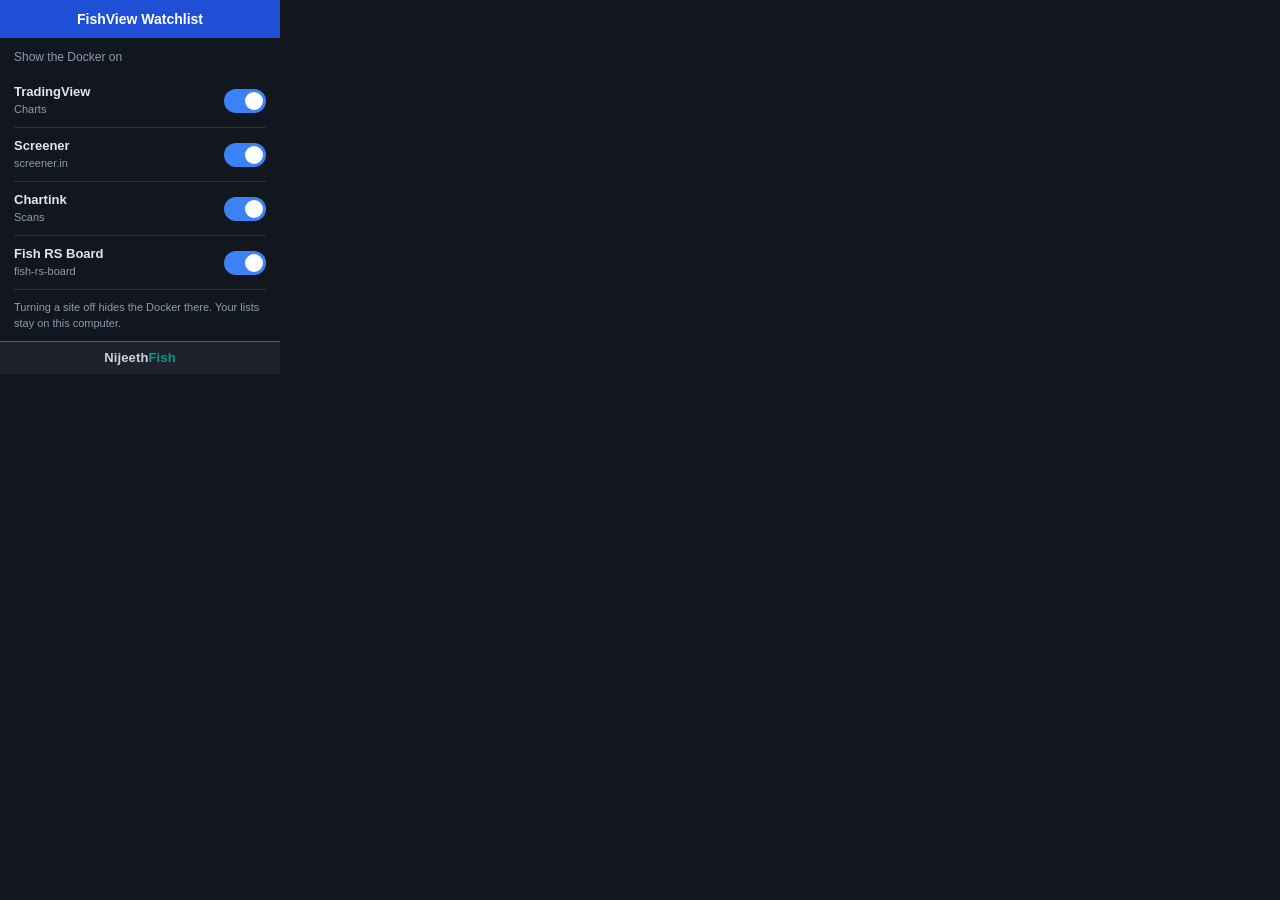
<file: popup/popup.html>
<!DOCTYPE html>
<html lang="en">
<head>
  <meta charset="UTF-8" />
  <title>FishView Watchlist</title>
  <link rel="stylesheet" href="popup.css" />
</head>
<body>
  <header class="fv-pop-head">FishView Watchlist</header>
  <div class="fv-pop-body">
    <p class="sub">Show the Docker on</p>
    <label class="row">
      <span>
        <strong>TradingView</strong>
        <small>Charts</small>
      </span>
      <span class="switch">
        <input type="checkbox" id="tv" />
        <span class="slider"></span>
      </span>
    </label>
    <label class="row">
      <span>
        <strong>Screener</strong>
        <small>screener.in</small>
      </span>
      <span class="switch">
        <input type="checkbox" id="screener" />
        <span class="slider"></span>
      </span>
    </label>
    <label class="row">
      <span>
        <strong>Chartink</strong>
        <small>Scans</small>
      </span>
      <span class="switch">
        <input type="checkbox" id="chartink" />
        <span class="slider"></span>
      </span>
    </label>
    <label class="row">
      <span>
        <strong>Fish RS Board</strong>
        <small>fish-rs-board</small>
      </span>
      <span class="switch">
        <input type="checkbox" id="fishrs" />
        <span class="slider"></span>
      </span>
    </label>
    <p class="hint">Turning a site off hides the Docker there. Your lists stay on this computer.</p>
  </div>
  <footer class="fv-credit"><span>Nijeeth</span><span class="fv-credit-accent">Fish</span></footer>
  <script type="module" src="popup.js"></script>
</body>
</html>
</file>
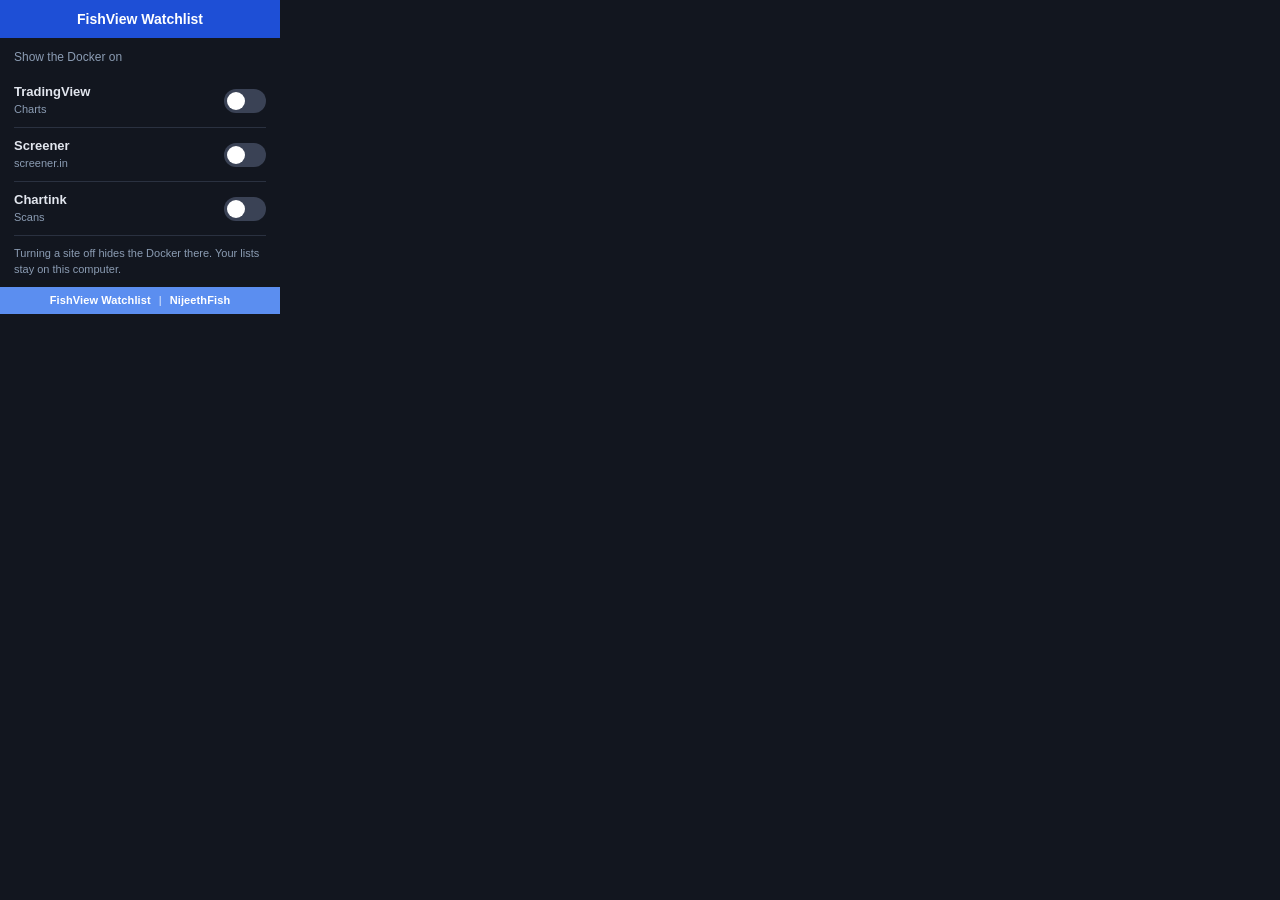
<file: FishView Watchlist/popup/popup.html>
<!DOCTYPE html>
<html lang="en">
<head>
  <meta charset="UTF-8" />
  <title>FishView Watchlist</title>
  <link rel="stylesheet" href="popup.css" />
</head>
<body>
  <header class="fv-pop-head">FishView Watchlist</header>
  <div class="fv-pop-body">
    <p class="sub">Show the Docker on</p>
    <label class="row">
      <span>
        <strong>TradingView</strong>
        <small>Charts</small>
      </span>
      <span class="switch">
        <input type="checkbox" id="tv" />
        <span class="slider"></span>
      </span>
    </label>
    <label class="row">
      <span>
        <strong>Screener</strong>
        <small>screener.in</small>
      </span>
      <span class="switch">
        <input type="checkbox" id="screener" />
        <span class="slider"></span>
      </span>
    </label>
    <label class="row">
      <span>
        <strong>Chartink</strong>
        <small>Scans</small>
      </span>
      <span class="switch">
        <input type="checkbox" id="chartink" />
        <span class="slider"></span>
      </span>
    </label>
    <p class="hint">Turning a site off hides the Docker there. Your lists stay on this computer.</p>
  </div>
  <footer class="fv-credit"><span>FishView Watchlist</span><span class="fv-credit-sep">|</span><span>NijeethFish</span></footer>
  <script type="module" src="popup.js"></script>
</body>
</html>
</file>
<file: help/help.css>
/* FishView Watchlist — Supabase help page
   Light is default. Dark follows the system (prefers-color-scheme),
   or FishView's own Day/Night choice via [data-theme] set by help.js. */

:root {
  --brand: #1e4fd6;
  --brand-ink: #1e4fd6;
  --brand-soft: #e8eefc;
  --accent: #089981;
  --accent-soft: #e3f5f1;
  --bg: #f4f6fb;
  --surface: #ffffff;
  --surface-2: #f8f9fc;
  --border: #dde2ec;
  --text: #1b1f2a;
  --text-2: #4a5263;
  --muted: #667085;
  --warn: #b54708;
  --warn-soft: #fff4e5;
  --warn-border: #f5c58a;
  --danger: #c41d32;
  --danger-soft: #fdecee;
  --red-box: #e02028;
  --code-bg: #eef1f7;
  --code-ink: #1d3f9e;
  --pre-bg: #0f1422;
  --pre-ink: #dbe4ff;
  --shadow: 0 1px 2px rgba(16, 24, 40, .05), 0 4px 16px rgba(16, 24, 40, .06);
  --radius: 14px;
  color-scheme: light;
}

@media (prefers-color-scheme: dark) {
  :root:not([data-theme="light"]) {
    --brand-ink: #7ea2ff;
    --brand-soft: #1a2750;
    --accent: #22c3a6;
    --accent-soft: #0f2c29;
    --bg: #131722;
    --surface: #1c2030;
    --surface-2: #171b28;
    --border: #2d3345;
    --text: #e6e9f0;
    --text-2: #c0c6d3;
    --muted: #97a0b3;
    --warn: #ffb86b;
    --warn-soft: #2b2016;
    --warn-border: #6b4a22;
    --danger: #ff8593;
    --danger-soft: #34181d;
    --code-bg: #0c0e14;
    --code-ink: #f6c445;
    --pre-bg: #0b0e16;
    --shadow: 0 1px 2px rgba(0, 0, 0, .3), 0 6px 20px rgba(0, 0, 0, .25);
    color-scheme: dark;
  }
}

:root[data-theme="dark"] {
  --brand-ink: #7ea2ff;
  --brand-soft: #1a2750;
  --accent: #22c3a6;
  --accent-soft: #0f2c29;
  --bg: #131722;
  --surface: #1c2030;
  --surface-2: #171b28;
  --border: #2d3345;
  --text: #e6e9f0;
  --text-2: #c0c6d3;
  --muted: #97a0b3;
  --warn: #ffb86b;
  --warn-soft: #2b2016;
  --warn-border: #6b4a22;
  --danger: #ff8593;
  --danger-soft: #34181d;
  --code-bg: #0c0e14;
  --code-ink: #f6c445;
  --pre-bg: #0b0e16;
  --shadow: 0 1px 2px rgba(0, 0, 0, .3), 0 6px 20px rgba(0, 0, 0, .25);
  color-scheme: dark;
}

*, *::before, *::after { box-sizing: border-box; }
html { scroll-behavior: smooth; -webkit-text-size-adjust: 100%; }
@media (prefers-reduced-motion: reduce) { html { scroll-behavior: auto; } }

body {
  margin: 0;
  font-family: system-ui, -apple-system, BlinkMacSystemFont, "Segoe UI", Roboto, "Helvetica Neue", Arial, sans-serif;
  font-size: 16px;
  line-height: 1.6;
  background: var(--bg);
  color: var(--text);
}

h1, h2, h3, h4 { line-height: 1.25; margin: 0; }
p { margin: 0 0 .75em; }
p:last-child { margin-bottom: 0; }
a { color: var(--brand-ink); text-underline-offset: 2px; }
a:hover { text-decoration-thickness: 2px; }
:focus-visible { outline: 3px solid var(--accent); outline-offset: 2px; border-radius: 4px; }

code {
  font-family: ui-monospace, SFMono-Regular, Menlo, Consolas, "Liberation Mono", monospace;
  font-size: .88em;
  background: var(--code-bg);
  color: var(--code-ink);
  padding: 1px 6px;
  border-radius: 5px;
  overflow-wrap: anywhere;
}
kbd {
  font-family: inherit;
  font-size: .85em;
  border: 1px solid var(--border);
  border-bottom-width: 2px;
  background: var(--surface-2);
  border-radius: 5px;
  padding: 0 6px;
}

.visually-hidden {
  position: absolute !important; width: 1px; height: 1px; padding: 0; margin: -1px;
  overflow: hidden; clip: rect(0 0 0 0); white-space: nowrap; border: 0;
}
.skip {
  position: absolute; left: 12px; top: -48px; z-index: 10;
  background: var(--surface); color: var(--text); padding: 8px 12px; border-radius: 8px;
}
.skip:focus { top: 12px; }
.muted { color: var(--muted); font-size: .94em; }

/* ---------- Header ---------- */
.top {
  background: linear-gradient(135deg, #1e4fd6 0%, #1a44b8 60%, #173c9f 100%);
  color: #fff;
  padding: 36px 20px 64px;
}
.top-inner { max-width: 980px; margin: 0 auto; display: flex; gap: 20px; align-items: flex-start; justify-content: space-between; }
.eyebrow { font-size: 13px; letter-spacing: .08em; text-transform: uppercase; color: rgba(255,255,255,.8); margin-bottom: 8px; font-weight: 600; }
.top h1 { font-size: clamp(26px, 4vw, 36px); letter-spacing: -.02em; margin-bottom: 10px; }
.lead { font-size: 17px; max-width: 40em; color: rgba(255,255,255,.93); }
.red-box-word { display: inline-block; border: 3px solid #ff5a5f; border-radius: 7px; padding: 0 6px; line-height: 1.3; font-weight: 600; }

.theme-btn {
  flex: none;
  display: inline-flex; align-items: center; gap: 8px;
  background: rgba(255,255,255,.14); color: #fff;
  border: 1px solid rgba(255,255,255,.35); border-radius: 999px;
  padding: 8px 14px; font: inherit; font-size: 14px; font-weight: 600; cursor: pointer;
}
.theme-btn:hover { background: rgba(255,255,255,.22); }
.theme-btn[hidden] { display: none; }
.theme-btn-icon { width: 16px; height: 16px; border-radius: 50%; background: #fff; box-shadow: inset -5px -2px 0 0 #1e4fd6; }
.theme-btn[aria-pressed="true"] .theme-btn-icon { box-shadow: none; background: #ffd35c; }

/* ---------- Layout ---------- */
.wrap { max-width: 980px; margin: -40px auto 0; padding: 0 20px 48px; position: relative; }

.board, .intro-card, .progress, .step {
  background: var(--surface);
  border: 1px solid var(--border);
  border-radius: var(--radius);
  box-shadow: var(--shadow);
}
.board { padding: 22px 24px; margin: 0 0 20px; }
.board h2 { font-size: 20px; margin-bottom: 14px; }

/* ---------- Intro ---------- */
.intro-grid { display: grid; grid-template-columns: repeat(3, 1fr); gap: 16px; margin-bottom: 20px; }
.intro-card { padding: 20px; }
.intro-card h3 { font-size: 17px; margin-bottom: 8px; }
.intro-card p, .intro-card li { color: var(--text-2); }
.intro-icon {
  width: 42px; height: 42px; border-radius: 12px; display: grid; place-items: center;
  background: var(--brand-soft); margin-bottom: 12px;
}
.intro-icon svg, .reassure-icon svg, .success-icon svg {
  width: 24px; height: 24px; fill: none; stroke: var(--brand-ink); stroke-width: 2; stroke-linecap: round; stroke-linejoin: round;
}
.big-number { font-size: 22px; font-weight: 700; color: var(--text) !important; margin-bottom: 6px; }
.ticks { list-style: none; padding: 0; margin: 0 0 10px; }
.ticks li { padding-left: 26px; position: relative; margin-bottom: 4px; }
.ticks li::before {
  content: ""; position: absolute; left: 2px; top: .45em; width: 14px; height: 8px;
  border-left: 2.5px solid var(--accent); border-bottom: 2.5px solid var(--accent); transform: rotate(-45deg);
}

/* ---------- Progress ---------- */
.progress { padding: 20px 22px; margin-bottom: 20px; }
.progress h2 { font-size: 18px; margin-bottom: 14px; }
.progress-list {
  list-style: none; margin: 0; padding: 0;
  display: grid; grid-template-columns: repeat(6, 1fr); gap: 10px; counter-reset: none;
  position: relative;
}
.progress-list a {
  display: flex; flex-direction: column; align-items: flex-start; gap: 8px;
  height: 100%; padding: 12px; border-radius: 12px; text-decoration: none; color: var(--text);
  background: var(--surface-2); border: 1px solid var(--border);
}
.progress-list a:hover { border-color: var(--brand-ink); }
.p-num {
  width: 30px; height: 30px; border-radius: 50%; display: grid; place-items: center;
  background: var(--brand); color: #fff; font-weight: 700; font-size: 15px;
}
.progress-list li:last-child .p-num { background: var(--accent); }
.p-text strong { display: block; font-size: 14px; line-height: 1.3; }
.p-text small { color: var(--muted); font-size: 12.5px; }

/* ---------- Glossary ---------- */
.glossary { display: grid; grid-template-columns: 1fr 1fr; gap: 12px 24px; margin: 0; }
.glossary div { padding: 12px 14px; background: var(--surface-2); border: 1px solid var(--border); border-radius: 10px; }
.glossary dt { font-weight: 700; color: var(--brand-ink); margin-bottom: 2px; }
.glossary dd { margin: 0; color: var(--text-2); font-size: 15px; }

/* ---------- Passwords warning ---------- */
.warn { background: var(--warn-soft); border-color: var(--warn-border); }
.warn h2 { color: var(--warn); display: flex; gap: 10px; align-items: center; }
.warn-icon {
  flex: none; width: 28px; height: 28px; border-radius: 50%; display: grid; place-items: center;
  background: var(--warn); color: var(--surface); font-weight: 800;
}
.pw-list { margin: 0; padding: 0; list-style: none; display: grid; gap: 10px; }
.pw-list li { background: var(--surface); border: 1px solid var(--warn-border); border-radius: 10px; padding: 12px 14px; color: var(--text-2); }
.pw-list strong { color: var(--text); }
.pw-tag {
  display: inline-block; font-size: 12px; font-weight: 700; letter-spacing: .02em;
  padding: 2px 8px; border-radius: 999px; margin-right: 6px; vertical-align: 1px;
  background: var(--border); color: var(--text);
}
.pw-tag-yes { background: var(--accent); color: #fff; }
.pw-tag-sm { font-size: 11px; padding: 1px 6px; }
.pw-no, .pw-yes { display: block; font-weight: 700; margin-top: 4px; font-size: 14.5px; }
.pw-no { color: var(--danger); }
.pw-yes { color: var(--accent); }

/* ---------- Parts & steps ---------- */
.part { margin: 36px 0 12px; scroll-margin-top: 16px; }
.part-head { margin: 0 0 16px; padding-left: 4px; }
.part-kicker {
  display: inline-block; font-size: 12.5px; font-weight: 700; letter-spacing: .06em; text-transform: uppercase;
  color: var(--brand-ink); background: var(--brand-soft); padding: 3px 10px; border-radius: 999px; margin-bottom: 8px;
}
.part-head h2 { font-size: clamp(22px, 3vw, 27px); letter-spacing: -.01em; margin-bottom: 6px; }
.part-head p { color: var(--text-2); max-width: 46em; }

.steps { list-style: none; margin: 0; padding: 0; display: grid; gap: 18px; }
.step { padding: 22px 24px 24px; scroll-margin-top: 16px; }
.step:target { border-color: var(--brand-ink); box-shadow: 0 0 0 3px var(--brand-soft), var(--shadow); }
.step-head { display: flex; align-items: center; gap: 14px; margin-bottom: 12px; }
.step-head h3 { font-size: 19px; }
.n {
  flex: none; width: 40px; height: 40px; border-radius: 50%; display: grid; place-items: center;
  background: var(--brand); color: #fff; font-weight: 800; font-size: 17px;
}
.n-done { background: var(--accent); }
.step-body { color: var(--text-2); max-width: 48em; margin-left: 54px; }
.step-body strong { color: var(--text); }
.do-list { margin: 0 0 .75em; padding-left: 20px; }
.do-list li { margin-bottom: 6px; }

.tip, .ok-note, .danger-note, .key-note {
  border-radius: 10px; padding: 10px 14px; font-size: 15px;
}
.tip { background: var(--brand-soft); border-left: 4px solid var(--brand-ink); }
.ok-note { background: var(--accent-soft); border-left: 4px solid var(--accent); }
.key-note { background: var(--accent-soft); border: 2px solid var(--accent); }
.danger-note { background: var(--danger-soft); border-left: 4px solid var(--danger); }
.ok-icon, .danger-icon { font-weight: 800; margin-right: 4px; }
.ok-icon { color: var(--accent); }
.danger-icon { color: var(--danger); }

/* ---------- Screenshots ---------- */
.shot { margin: 18px 0 0 54px; }
.shot a { display: block; border-radius: 10px; }
.shot img {
  display: block; width: 100%; height: auto;
  background: #fff; border: 1px solid var(--border); border-radius: 10px;
  box-shadow: 0 2px 10px rgba(16, 24, 40, .08);
}
.shot--narrow { max-width: 400px; }
.shot figcaption { margin-top: 8px; font-size: 14.5px; color: var(--muted); }
.shot figcaption strong { color: var(--text); }
.shot-pair { display: grid; grid-template-columns: 1fr 1.6fr; gap: 16px; margin-left: 54px; align-items: start; }
.shot-pair .shot { margin-left: 0; }

/* ---------- SQL box ---------- */
.sql-box {
  margin: 22px 0 0 54px; background: var(--surface-2); border: 1px dashed var(--border);
  border-radius: 12px; padding: 16px;
}
.sql-head { display: flex; gap: 16px; justify-content: space-between; align-items: flex-start; margin-bottom: 12px; }
.sql-head h4 { font-size: 16px; margin-bottom: 4px; }
.copy-btn {
  flex: none; font: inherit; font-weight: 700; font-size: 15px; cursor: pointer;
  background: var(--accent); color: #fff; border: 0; border-radius: 10px; padding: 10px 18px;
  box-shadow: 0 1px 2px rgba(0,0,0,.15);
}
.copy-btn:hover { filter: brightness(1.07); }
.copy-btn[hidden] { display: none; }
.copy-btn.is-done { background: var(--brand); }
.sql {
  margin: 0; max-height: 300px; overflow: auto;
  background: var(--pre-bg); color: var(--pre-ink); border-radius: 10px; padding: 14px 16px;
  font-family: ui-monospace, SFMono-Regular, Menlo, Consolas, "Liberation Mono", monospace; font-size: 13px; line-height: 1.55;
}
.sql code { background: none; color: inherit; padding: 0; font-size: inherit; overflow-wrap: normal; }
.copy-status { min-height: 1.4em; margin: 8px 0 0; font-weight: 600; color: var(--accent); font-size: 14.5px; }
.js .noscript-hint { display: none; }

/* ---------- Mapping table ---------- */
.table-wrap { overflow-x: auto; margin: 4px 0 14px; }
.map { width: 100%; border-collapse: separate; border-spacing: 0; border: 1px solid var(--border); border-radius: 10px; overflow: hidden; font-size: 15px; }
.map th, .map td { text-align: left; padding: 10px 12px; border-bottom: 1px solid var(--border); vertical-align: top; }
.map thead th { background: var(--brand); color: #fff; font-size: 13.5px; letter-spacing: .02em; }
.map tbody th { color: var(--text); white-space: nowrap; background: var(--surface-2); }
.map tbody tr:last-child th, .map tbody tr:last-child td { border-bottom: 0; }

.reassure {
  display: flex; gap: 12px; align-items: flex-start;
  background: var(--accent-soft); border: 1px solid var(--accent); border-radius: 12px; padding: 12px 14px; margin-top: 14px;
}
.reassure-icon { flex: none; width: 36px; height: 36px; border-radius: 10px; display: grid; place-items: center; background: var(--surface); }
.reassure-icon svg { stroke: var(--accent); }

.success-panel { display: flex; gap: 16px; align-items: flex-start; background: var(--accent-soft); border-radius: 12px; padding: 16px; }
.success-icon { flex: none; width: 52px; height: 52px; border-radius: 50%; display: grid; place-items: center; background: var(--accent); }
.success-icon svg { width: 30px; height: 30px; stroke: #fff; }

/* ---------- FAQ ---------- */
.faq details { border: 1px solid var(--border); border-radius: 10px; background: var(--surface-2); margin-bottom: 10px; }
.faq summary {
  cursor: pointer; padding: 12px 16px; font-weight: 700; color: var(--text); list-style: none; position: relative; padding-right: 40px;
}
.faq summary::-webkit-details-marker { display: none; }
.faq summary::after {
  content: "+"; position: absolute; right: 16px; top: 50%; transform: translateY(-50%);
  font-size: 22px; font-weight: 400; color: var(--brand-ink);
}
.faq details[open] summary::after { content: "–"; }
.faq details p { padding: 0 16px 14px; color: var(--text-2); }

/* ---------- Buttons reference ---------- */
.btn-ref { display: grid; grid-template-columns: 1fr 1fr; gap: 10px 24px; margin: 0; }
.btn-ref div { display: flex; gap: 12px; align-items: baseline; }
.btn-ref dt { flex: none; width: 170px; }
.btn-ref dd { margin: 0; color: var(--text-2); font-size: 15px; }
.chip { display: inline-block; color: #fff; font-weight: 700; font-size: 13px; padding: 4px 12px; border-radius: 999px; }
.chip-green { background: #089981; }
.chip-peach { background: #e98c6c; }
.chip-blue { background: #1e4fd6; }
.chip-violet { background: #6d4fe0; }
.chip-orange { background: #e8663a; }

/* ---------- Footer ---------- */
.foot { max-width: 980px; margin: 0 auto; padding: 8px 20px 40px; color: var(--muted); font-size: 14px; text-align: center; }

/* ---------- Responsive ---------- */
@media (max-width: 860px) {
  .progress-list { grid-template-columns: repeat(3, 1fr); }
  .intro-grid { grid-template-columns: 1fr; }
  .btn-ref { grid-template-columns: 1fr; }
}
@media (max-width: 640px) {
  body { font-size: 15.5px; }
  .top { padding: 26px 16px 56px; }
  .top-inner { flex-direction: column; }
  .wrap { padding: 0 12px 40px; }
  .board, .step { padding: 18px 16px; }
  .glossary { grid-template-columns: 1fr; }
  .progress-list { grid-template-columns: 1fr 1fr; }
  .step-body, .shot, .shot-pair, .sql-box { margin-left: 0; }
  .shot-pair { grid-template-columns: 1fr; }
  .shot--narrow { max-width: 100%; }
  .sql-head { flex-direction: column; }
  .btn-ref div { flex-direction: column; gap: 4px; }
  .btn-ref dt { width: auto; }
}

@media print {
  .top { background: none; color: #000; padding: 0 0 12px; }
  .theme-btn, .skip, .copy-btn { display: none !important; }
  .wrap { margin-top: 0; }
  .step, .board { box-shadow: none; break-inside: avoid; }
  .faq details { display: block; }
}

/* Keep grid children from growing wider than the screen (long SQL lines) */
.steps > li, .step-body, .sql-box, .shot-pair > * { min-width: 0; }
</file>
<file: popup/popup.css>
* { box-sizing: border-box; margin: 0; padding: 0; }

body {
  width: 280px;
  font-family: -apple-system, BlinkMacSystemFont, "Segoe UI", sans-serif;
  background: #12161f;
  color: #e2e6ee;
}

.fv-pop-head {
  background: #1e4fd6;
  color: #fff;
  font-size: 14px;
  font-weight: 700;
  text-align: center;
  padding: 10px 12px;
  line-height: 1.3;
}

.fv-pop-body {
  padding: 12px 14px 10px;
}

.sub {
  font-size: 12px;
  color: #8b9cb3;
  margin-bottom: 10px;
}

.row {
  display: flex;
  align-items: center;
  justify-content: space-between;
  gap: 12px;
  padding: 10px 0;
  border-bottom: 1px solid #2a3140;
  cursor: pointer;
}

.row strong { display: block; font-size: 13px; }
.row small { color: #8b9cb3; font-size: 11px; }

.switch {
  position: relative;
  display: inline-block;
  width: 42px;
  height: 24px;
  flex-shrink: 0;
}

.switch input {
  opacity: 0;
  width: 0;
  height: 0;
}

.slider {
  position: absolute;
  cursor: pointer;
  inset: 0;
  background: #3a4255;
  border-radius: 24px;
  transition: 0.2s;
}

.slider:before {
  position: absolute;
  content: "";
  height: 18px;
  width: 18px;
  left: 3px;
  bottom: 3px;
  background: #fff;
  border-radius: 50%;
  transition: 0.2s;
}

.switch input:checked + .slider {
  background: #3b82f6;
}

.switch input:checked + .slider:before {
  transform: translateX(18px);
}

.hint {
  margin-top: 10px;
  font-size: 11px;
  color: #8b9cb3;
  line-height: 1.4;
}

.fv-credit {
  display: flex;
  align-items: center;
  justify-content: center;
  gap: 0;
  margin: 0;
  padding: 8px 10px;
  border-top: 1px solid #2962ff;
  background: #1e222d;
  color: #d1d4dc;
  font-size: 13px;
  font-weight: 700;
  letter-spacing: 0.01em;
  line-height: 1.2;
}

.fv-credit-accent {
  color: #089981;
}
</file>
<file: FishView Watchlist/popup/popup.css>
* { box-sizing: border-box; margin: 0; padding: 0; }

body {
  width: 280px;
  font-family: -apple-system, BlinkMacSystemFont, "Segoe UI", sans-serif;
  background: #12161f;
  color: #e2e6ee;
}

.fv-pop-head {
  background: #1e4fd6;
  color: #fff;
  font-size: 14px;
  font-weight: 700;
  text-align: center;
  padding: 10px 12px;
  line-height: 1.3;
}

.fv-pop-body {
  padding: 12px 14px 10px;
}

.sub {
  font-size: 12px;
  color: #8b9cb3;
  margin-bottom: 10px;
}

.row {
  display: flex;
  align-items: center;
  justify-content: space-between;
  gap: 12px;
  padding: 10px 0;
  border-bottom: 1px solid #2a3140;
  cursor: pointer;
}

.row strong { display: block; font-size: 13px; }
.row small { color: #8b9cb3; font-size: 11px; }

.switch {
  position: relative;
  display: inline-block;
  width: 42px;
  height: 24px;
  flex-shrink: 0;
}

.switch input {
  opacity: 0;
  width: 0;
  height: 0;
}

.slider {
  position: absolute;
  cursor: pointer;
  inset: 0;
  background: #3a4255;
  border-radius: 24px;
  transition: 0.2s;
}

.slider:before {
  position: absolute;
  content: "";
  height: 18px;
  width: 18px;
  left: 3px;
  bottom: 3px;
  background: #fff;
  border-radius: 50%;
  transition: 0.2s;
}

.switch input:checked + .slider {
  background: #3b82f6;
}

.switch input:checked + .slider:before {
  transform: translateX(18px);
}

.hint {
  margin-top: 10px;
  font-size: 11px;
  color: #8b9cb3;
  line-height: 1.4;
}

.fv-credit {
  display: flex;
  align-items: center;
  justify-content: center;
  gap: 8px;
  margin: 0;
  padding: 7px 10px;
  background: #5b8ef0;
  color: #fff;
  font-size: 11px;
  font-weight: 700;
  letter-spacing: 0.01em;
  line-height: 1.2;
}

.fv-credit-sep {
  font-weight: 500;
  opacity: 0.85;
}
</file>
